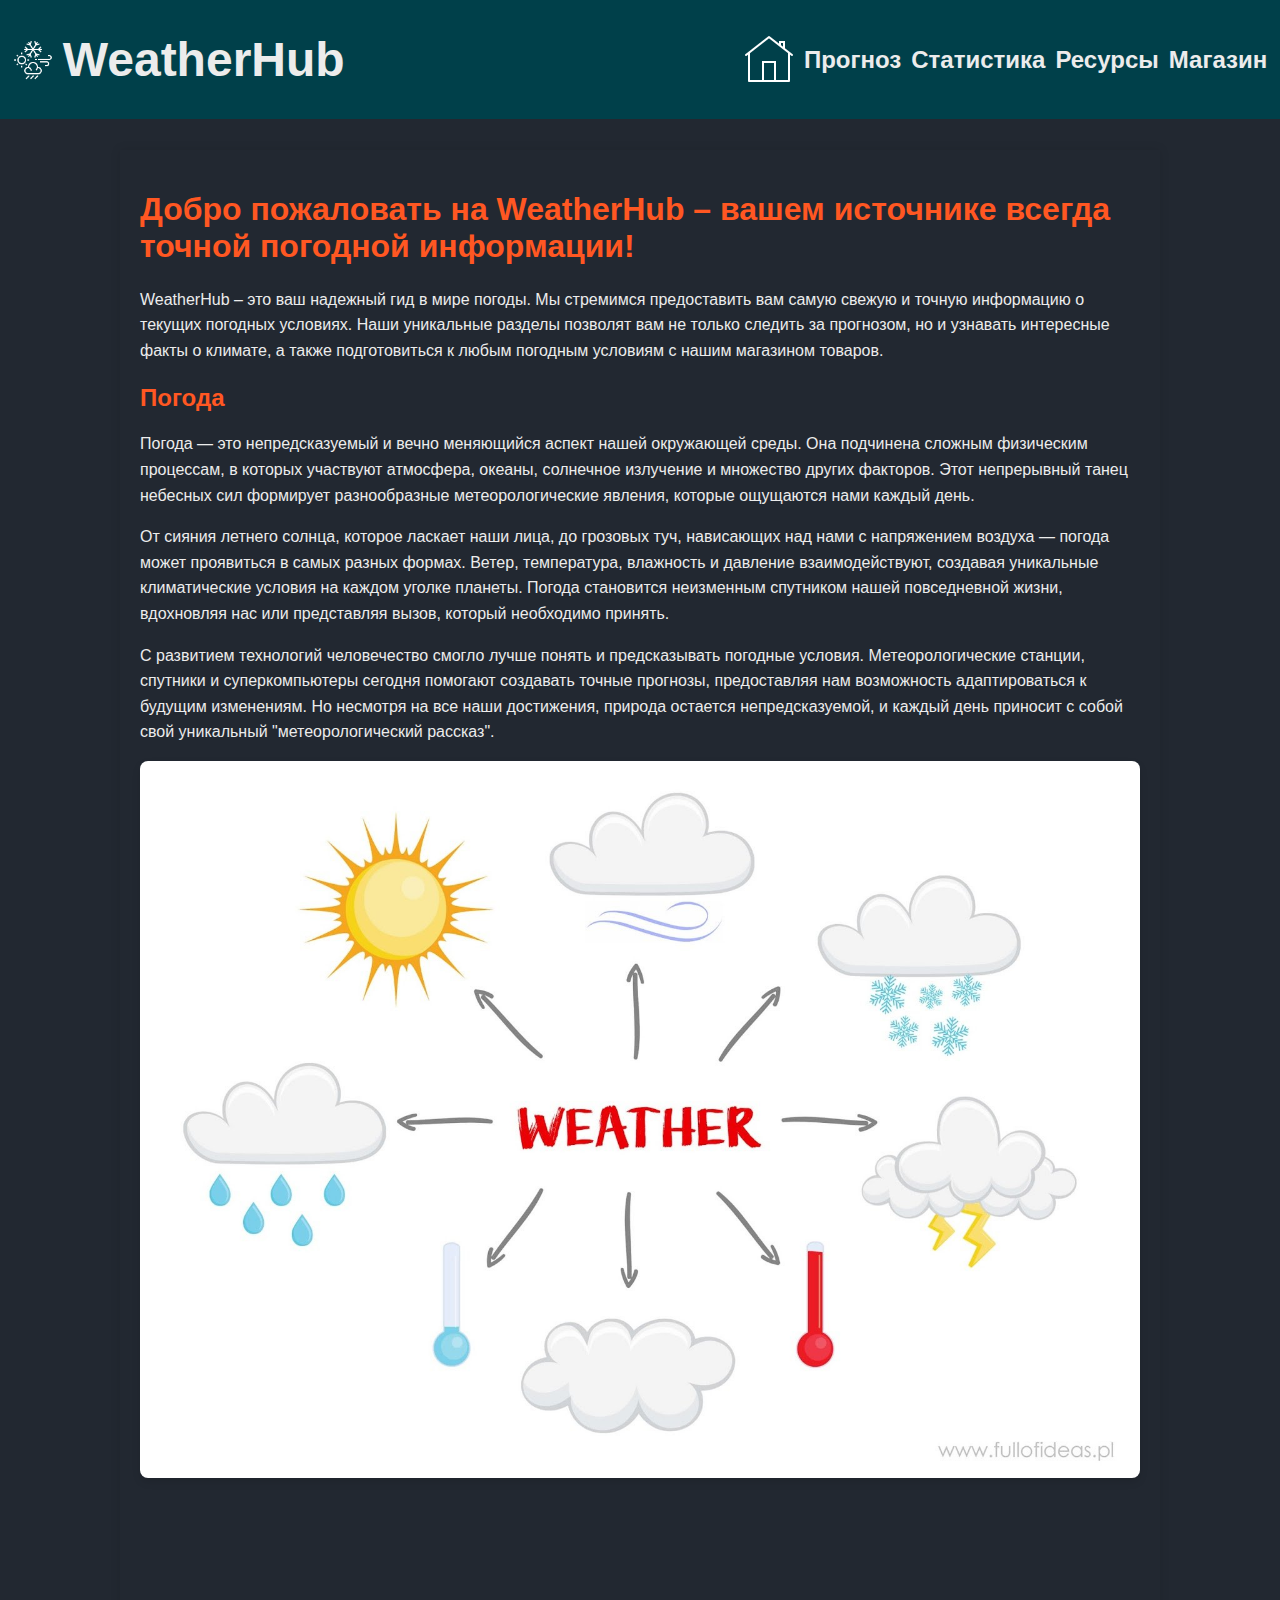
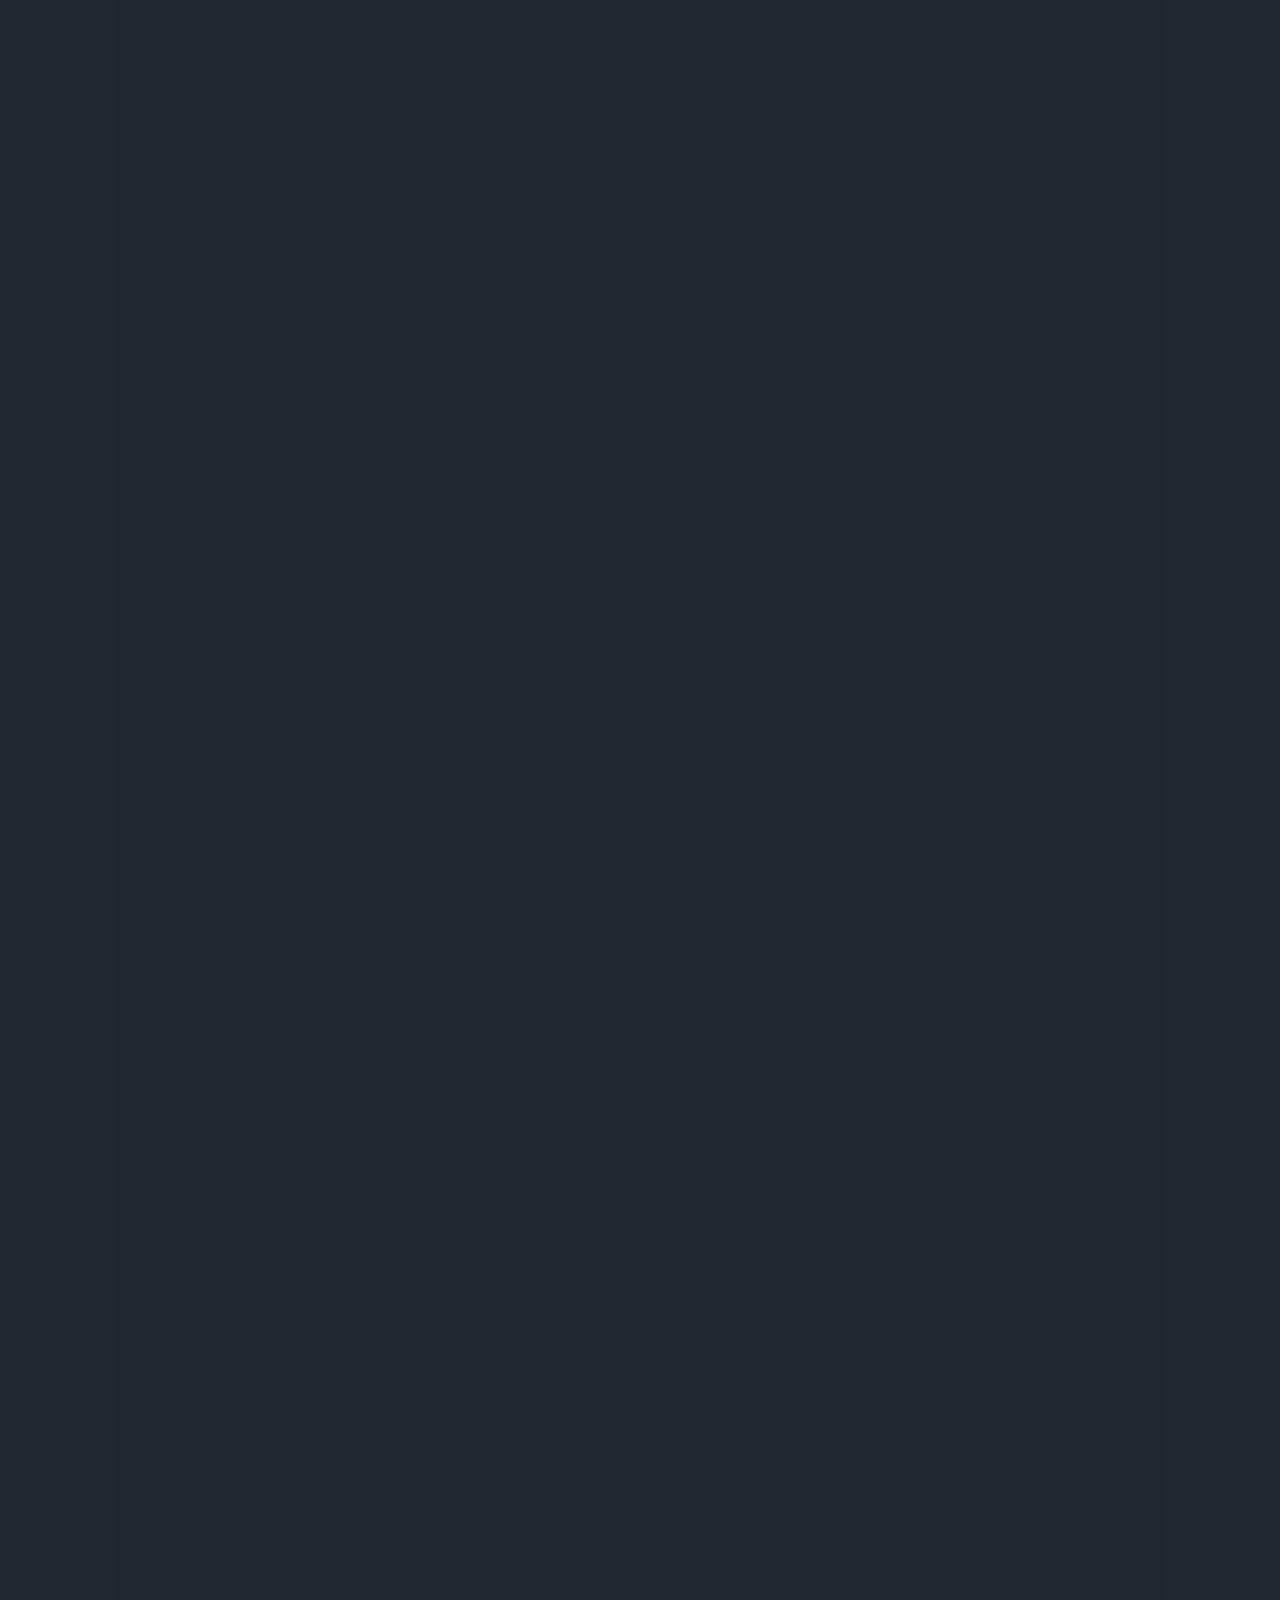
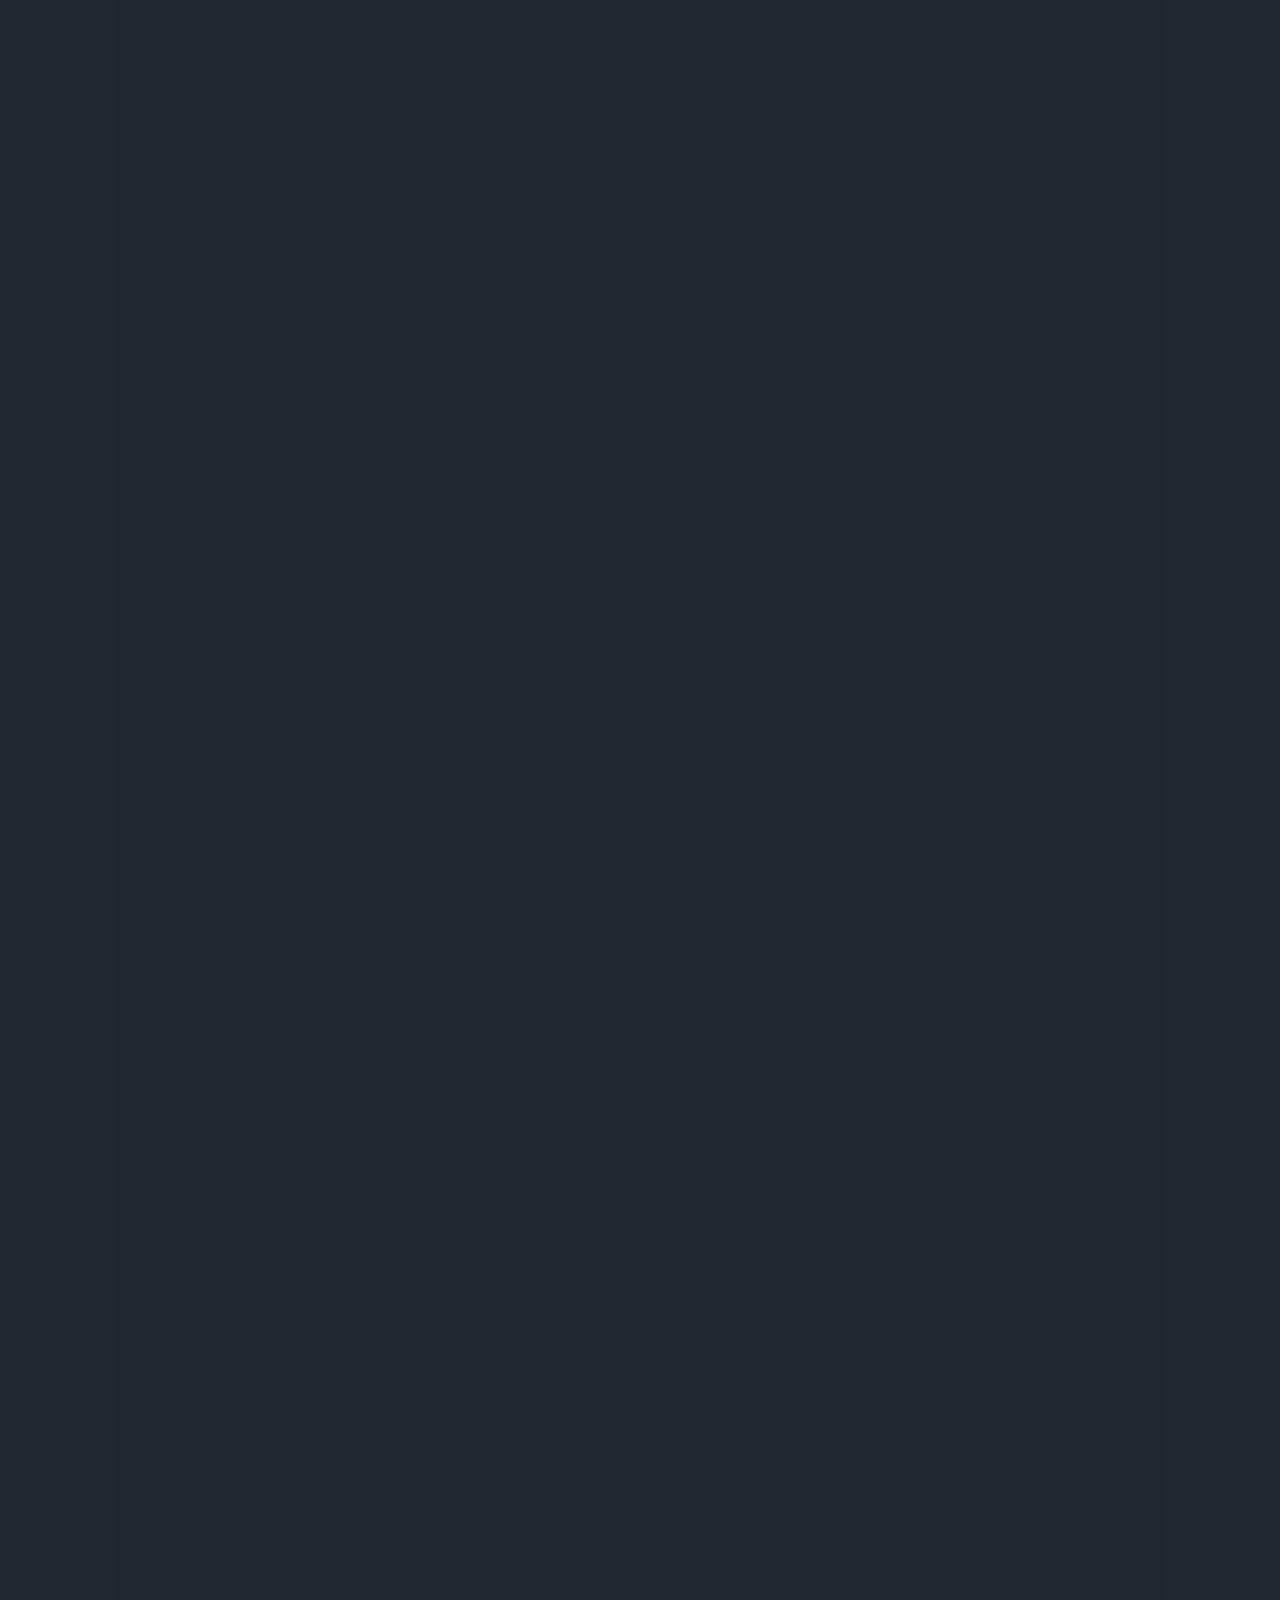
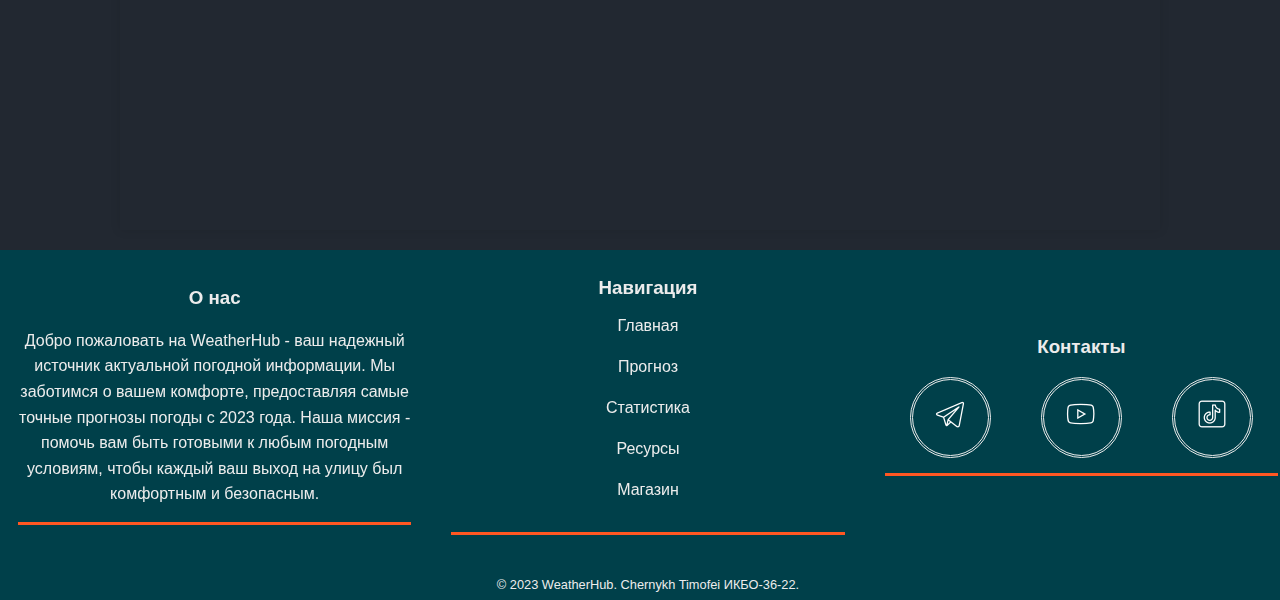
<file: index.html>
<!DOCTYPE html>
<html lang="en">

<head>
    <meta charset="UTF-8">
    <meta name="viewport" content="width=device-width, initial-scale=1.0">
    <title>WeatherHub - ваш источник погоды</title>
    <link rel="icon" href="images/menu icons/logo-white.png" sizes="any">
    <link rel="stylesheet" href="styles/global.css">
    <link rel="stylesheet" href="styles/header.css">
    <link rel="stylesheet" href="styles/main.css">
    <link rel="stylesheet" href="styles/footer.css">
    <link rel="stylesheet" href="styles/form.css">
</head>

<body>
    <header>
        <div class="logo">
            <img src="images/menu icons/logo-white.png" alt="Логотип">
            <h1>WeatherHub</h1>
        </div>
        <nav class="pc-menu">
            <a href="index.html" class="nav-link" data-image="home">
                <img class="nav-icon" src="images/menu icons/home.png" alt="Главная">
            </a>
            <a href="weather.html">Прогноз</a>
            <a href="stats.html">Статистика</a>
            <a href="resourses.html">Ресурсы</a>
            <a href="shop.html">Магазин</a>
        </nav>
        <div class="mobile-menu">
            <input type="checkbox" id="menu-toggle" class="menu-toggle">
            <label for="menu-toggle" class="burger-icon"><span></span></label>
            <div class="menu-items">
                <a href="index.html" class="nav-link" data-image="home">
                    <img class="nav-icon" src="images/menu icons/home.png" alt="Главная">
                </a>
                <p><a href="weather.html" class="head-a">Прогноз</a></p>
                <p><a href="stats.html" class="head-a">Статистика</a></p>
                <p><a href="resourses.html" class="head-a">Ресурсы</a></p>
                <p><a href="shop.html" class="head-a">Магазин</a></p>
            </div>
        </div>
    </header>
    <script src="script.js"></script>
    

    <main id="main">
        <section>
            <h1 id="welcomeText">Добро пожаловать на WeatherHub – вашем источнике всегда точной погодной информации!</h1>
            <p>
                WeatherHub – это ваш надежный гид в мире погоды. Мы стремимся предоставить вам самую свежую и точную
                информацию о текущих погодных условиях. Наши уникальные разделы позволят вам не только следить за
                прогнозом, но и узнавать интересные факты о климате, а также подготовиться к любым погодным условиям
                с нашим магазином товаров.
            </p>
        </section>
        
        <section class="weather-section" id="head-scroll">
            <div class="weather-info">
                <h2>Погода</h2>
                <p>
                    Погода — это непредсказуемый и вечно меняющийся аспект нашей окружающей среды. Она подчинена сложным физическим процессам, в которых участвуют атмосфера, океаны, солнечное излучение и множество других факторов. Этот непрерывный танец небесных сил формирует разнообразные метеорологические явления, которые ощущаются нами каждый день.
                </p>
                <p>
                    От сияния летнего солнца, которое ласкает наши лица, до грозовых туч, нависающих над нами с напряжением воздуха — погода может проявиться в самых разных формах. Ветер, температура, влажность и давление взаимодействуют, создавая уникальные климатические условия на каждом уголке планеты. Погода становится неизменным спутником нашей повседневной жизни, вдохновляя нас или представляя вызов, который необходимо принять.
                </p>
                <p>
                    С развитием технологий человечество смогло лучше понять и предсказывать погодные условия. Метеорологические станции, спутники и суперкомпьютеры сегодня помогают создавать точные прогнозы, предоставляя нам возможность адаптироваться к будущим изменениям. Но несмотря на все наши достижения, природа остается непредсказуемой, и каждый день приносит с собой свой уникальный "метеорологический рассказ".
                </p>
            </div>
            <div class="weather-image">
                <img src="images/index-image.jpeg" alt="Погода">
            </div>
        </section>

        <section class="weather-section" id="head-scroll">
            <h2>Важность погоды</h2>
            <div class="weather-info">
                <p>
                    Погода играет важнейшую роль в жизни нашей планеты, оказывая глубокое воздействие на природные и экологические процессы. Ее влияние простирается от формирования ландшафтов до регулирования водных ресурсов, и, конечно, на жизнь миллиардов людей по всему миру.
                </p>
                <p>
                    Погода непосредственно влияет на формирование сезонов, определяя температурные условия, количество осадков и продолжительность дней. Эти факторы, в свою очередь, оказывают воздействие на рост и развитие растительности. Урожайности сельскохозяйственных культур, состояние лесных массивов и общий биоразнообразие зависят от того, насколько благоприятными являются условия погоды.
                </p>
                <p>
                    Погода также играет критическую роль в повседневной жизни людей, влияя на их здоровье, поведение и выборы в сфере экономики. Экстремальные погодные условия, такие как ураганы, засухи и наводнения, могут представлять угрозу для безопасности и благосостояния общества. Это подчеркивает необходимость более глубокого понимания и эффективного управления погодными явлениями для обеспечения устойчивого развития и безопасности человека.
                </p>
            </div>
            <div class="weather-image">
                <img src="images/index-image2.png" alt="Погода">
            </div>
        </section>
    
        <section id="head-scroll">
            <h2>Регистрация</h2>

            <p class="call-to-action">
                Не упустите шанс быть в курсе погоды! Переходите к прогнозу или изучите увлекательные статьи прямо
                сейчас. Подписывайтесь на наши уведомления, чтобы всегда быть в курсе изменений!
            </p>

            <div class="form-section">
                <div class="color"></div>
                <div class="color"></div>
                <div class="color"></div>
                <div class="boxx">
                    <div class="square" style="--i:0;"></div>
                    <div class="square" style="--i:1;"></div>
                    <div class="square" style="--i:2;"></div>
                    <div class="square" style="--i:3;"></div>
                    <div class="square" style="--i:4;"></div>
                    <div class="form-container">
                        <div class="form">
                            <h2>Регистрация</h2>
                            <form>
                                <div class="input-box">
                                    <input type="text" placeholder="Имя">
                                </div>
                                <div class="input-box">
                                    <input type="text" placeholder="Телефон">
                                </div>
                                <div class="input-box">
                                    <input type="text" placeholder="Почта">
                                </div>
                                <div class="input-box">
                                    <input type="password" placeholder="Пароль">
                                </div>
                                <div class="input-box">
                                    <input type="submit" value="Отправить">
                                </div>
                            </form>
                        </div>
                    </div>
                </div>
            </div>
        </section>

        <section id="head-scroll">
            <h2 id="gallery"> Галлерея </h2>
            <div class="gallery">
                <img src="images/gallery/img1.jpeg" class="gallery-img">			
                <img src="images/gallery/img2.jpeg" class="gallery-img">	
                <img src="images/gallery/img3.jpeg" class="gallery-img">	
                <img src="images/gallery/img4.jpeg" class="gallery-img">	
                <img src="images/gallery/img5.jpeg" class="gallery-img">	
                <img src="images/gallery/img6.jpeg" class="gallery-img">	
                <img src="images/gallery/img7.jpeg" class="gallery-img">	
                <img src="images/gallery/img8.jpeg" class="gallery-img">	
            </div>
        </section>
        
        
    </main>

    <footer>
        <div class="footer-item information">
            <h3>О нас</h3>
            <p>Добро пожаловать на WeatherHub - ваш надежный источник актуальной погодной информации. Мы заботимся о вашем комфорте, предоставляя самые точные прогнозы погоды с 2023 года. Наша миссия - помочь вам быть готовыми к любым погодным условиям, чтобы каждый ваш выход на улицу был комфортным и безопасным.</p>
        </div>

        <div class="footer-item navigation">
            <h3>Навигация</h3>
            <a href="index.html">Главная</a><br>
            <a href="weather.html">Прогноз</a><br>
            <a href="stats.html">Статистика</a><br>
            <a href="resourses.html">Ресурсы</a><br>
            <a href="shop.html">Магазин</a><br>
        </div>

        <div class="footer-item contacts">
            <h3>Контакты</h3>
            <div id="social-media">
                <a href="#" class="sm-button tg">
                    <img src="images/sm-icons/tg.png" alt="Telegram">
                </a>
                <a href="#" class="sm-button youtube">
                    <img src="images/sm-icons/yt.png" alt="YouTube">
                </a>
                <a href="#" class="sm-button inst">
                    <img src="images/sm-icons/tt.png" alt="Instagram">
                </a>
            </div>
        </div>
        <div class="copyright">&copy; 2023 WeatherHub. Chernykh Timofei ИКБО-36-22.</div>
    </footer>
    <script src="contentshow.js"></script>
</body>

</html>
</file>
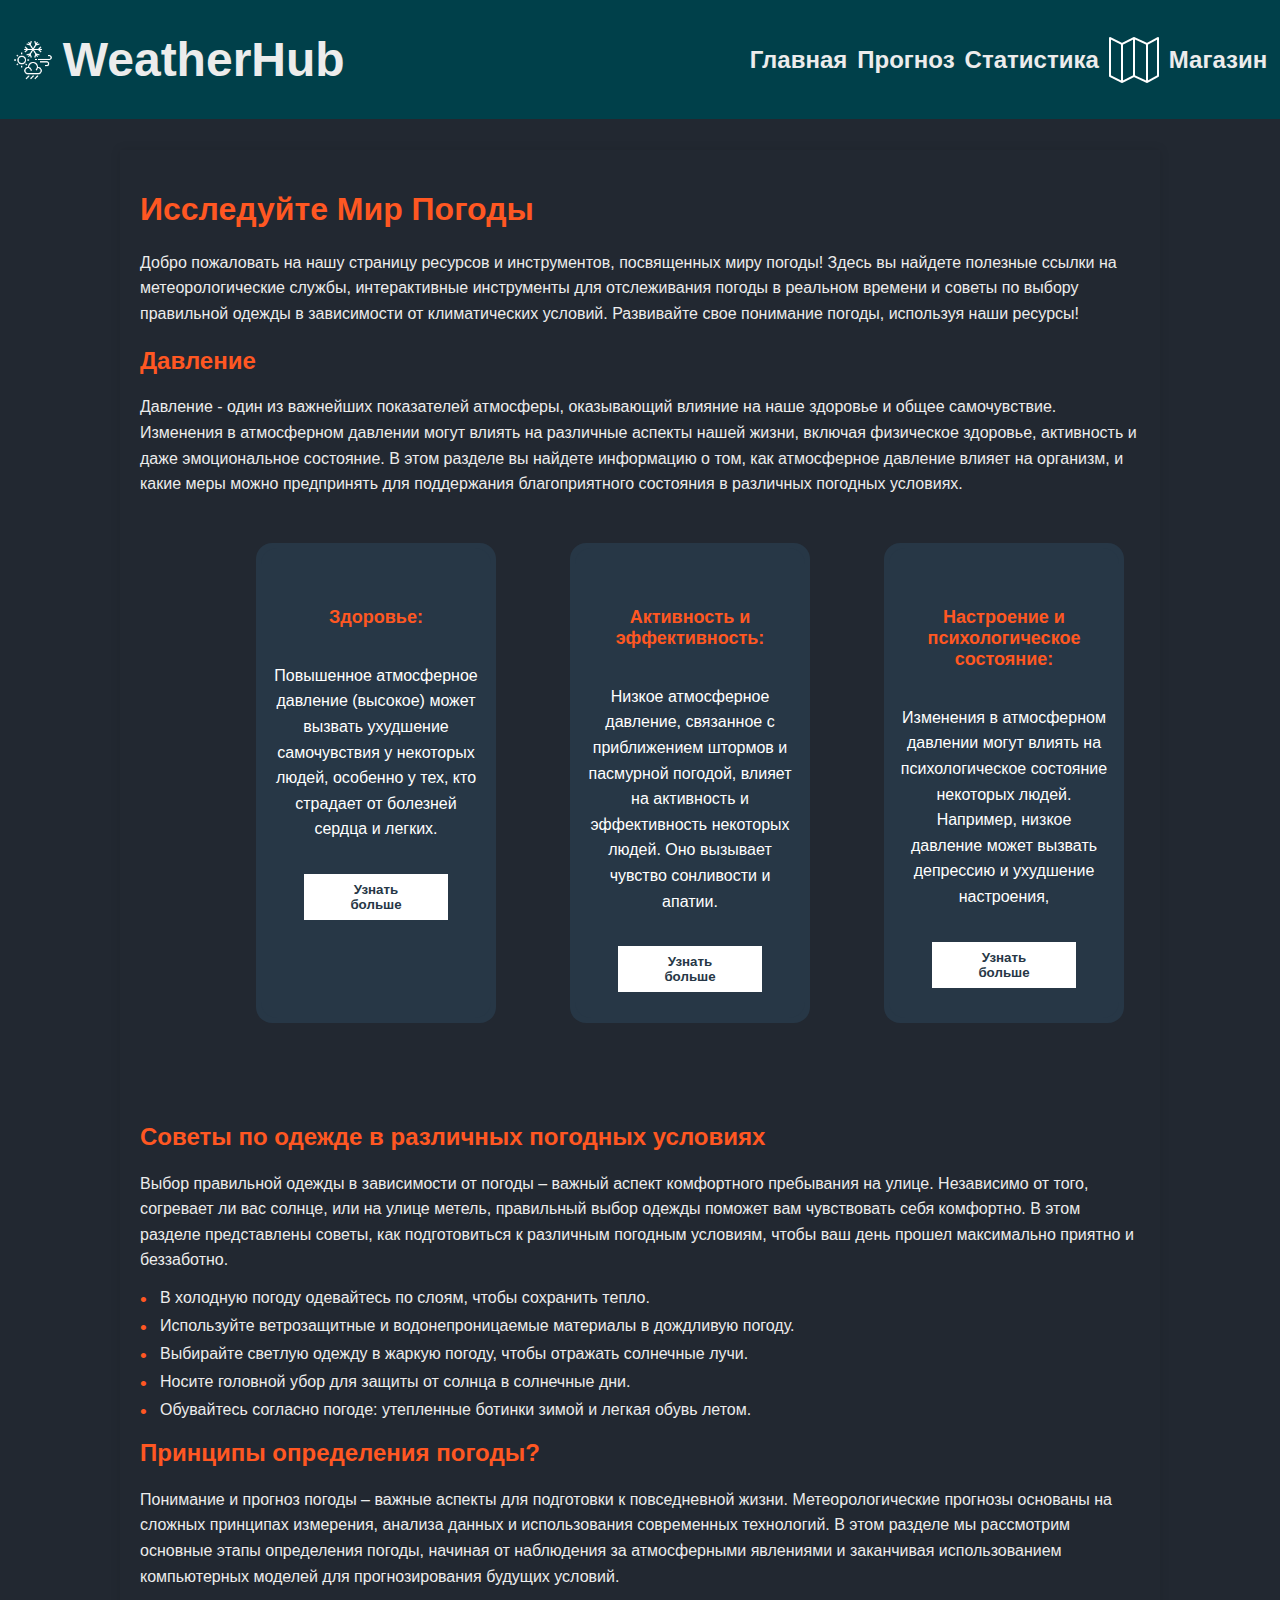
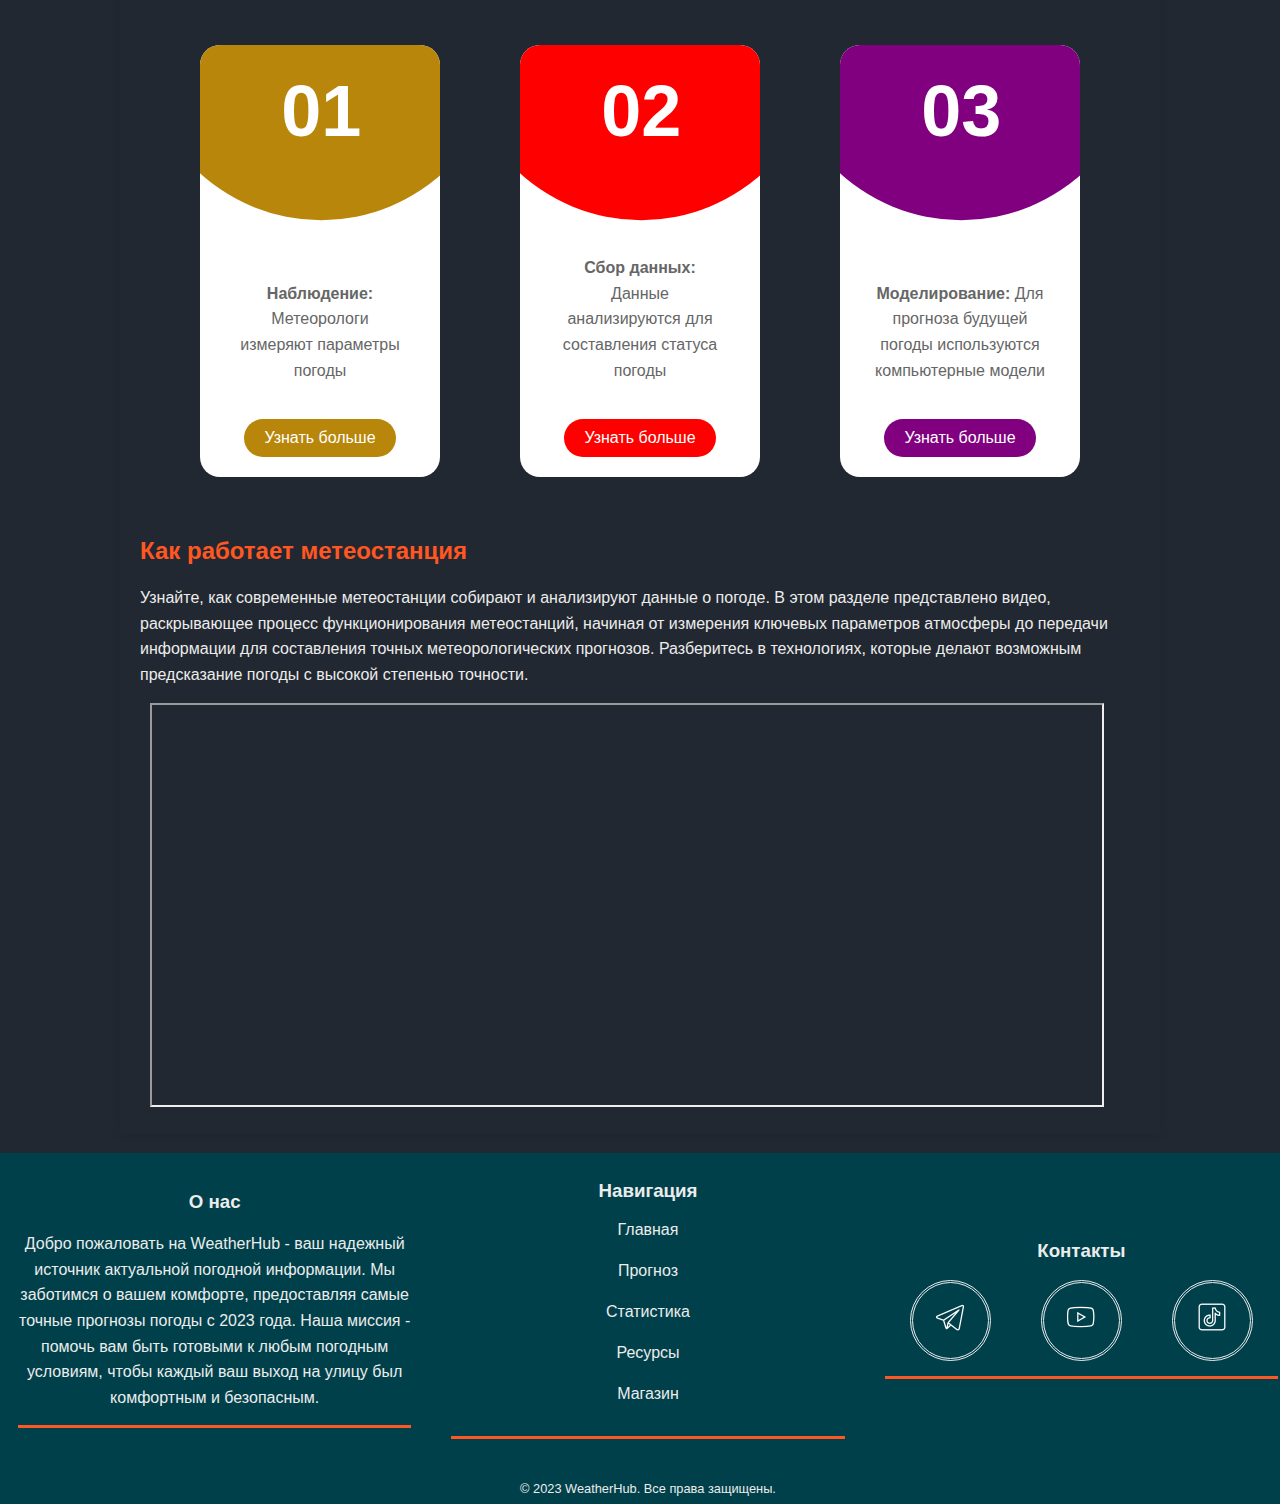
<file: resourses.html>
<!DOCTYPE html>
<html lang="en">

<head>
    <meta charset="UTF-8">
    <meta name="viewport" content="width=device-width, initial-scale=1.0">
    <title>WeatherHub - ваш источник погоды</title>
    <link rel="icon" href="images/menu icons/logo-white.png" sizes="any">
    <link rel="stylesheet" href="styles/global.css">
    <link rel="stylesheet" href="styles/header.css">
    <link rel="stylesheet" href="styles/main.css">
    <link rel="stylesheet" href="styles/footer.css">
    <link rel="stylesheet" href="styles/form.css">
    <link rel="stylesheet" href="styles/animations.css">
    <link rel="stylesheet" href="styles/color-cards.css">
    <link rel="stylesheet" href="styles/ray-cards.css">
</head>

<body>
    <header>
        <div class="logo">
            <img src="images/menu icons/logo-white.png" alt="Логотип">
            <h1>WeatherHub</h1>
        </div>
        <nav class="pc-menu">
            <a href="index.html">Главная</a>
            <a href="weather.html">Прогноз</a>
            <a href="stats.html">Статистика</a>
            <a href="resourses.html" class="nav-link" data-image="map">
                <img class="nav-icon" src="images/menu icons/map.png" alt="Ресурсы">
            </a>
            <a href="shop.html">Магазин</a>
        </nav>
        <div class="mobile-menu">
            <input type="checkbox" id="menu-toggle" class="menu-toggle">
            <label for="menu-toggle" class="burger-icon"><span></span></label>
            <div class="menu-items">
                <p><a href="index.html" class="head-a">Главная</a></p>
                <p><a href="weather.html" class="head-a">Прогноз</a></p>
                <p><a href="stats.html" class="head-a">Статистика</a></p>
                <a href="resourses.html" class="nav-link" data-image="map">
                    <img class="nav-icon" src="images/menu icons/map.png" alt="Ресурсы">
                </a>
                <p><a href="shop.html" class="head-a">Магазин</a></p>
            </div>
        </div>
    </header>
    <main id="main">
        <section>
            <h1>
                Исследуйте Мир Погоды
            </h1>
            <p>
                Добро пожаловать на нашу страницу ресурсов и инструментов, посвященных миру погоды! Здесь вы найдете полезные ссылки на метеорологические службы, интерактивные инструменты для отслеживания погоды в реальном времени и советы по выбору правильной одежды в зависимости от климатических условий. Развивайте свое понимание погоды, используя наши ресурсы!
            </p>
        </section>
        <section>
            <h2>Давление</h2>
            <p>
                Давление - один из важнейших показателей атмосферы, оказывающий влияние на наше здоровье и общее самочувствие. Изменения в атмосферном давлении могут влиять на различные аспекты нашей жизни, включая физическое здоровье, активность и даже эмоциональное состояние. В этом разделе вы найдете информацию о том, как атмосферное давление влияет на организм, и какие меры можно предпринять для поддержания благоприятного состояния в различных погодных условиях.
            </p>
            <div id="ray-cards">
              <div class="ray-card">
                <h2>Здоровье:</h2>
                <h1>01</h1>
                <p class="original-text">
                  Повышенное атмосферное давление (высокое) может вызвать ухудшение самочувствия у некоторых людей, 
                  особенно у тех, кто страдает от болезней сердца и легких.
                </p>
                <button>Узнать больше</button>
              </div>
      
              <div class="ray-card">
                <h2>Активность и эффективность:</h2>
                <h1>02</h1>
                <p class="original-text">
                  Низкое атмосферное давление, связанное с приближением штормов и пасмурной 
                  погодой, влияет на активность и эффективность некоторых людей. Оно вызывает чувство сонливости и апатии.
                </p>
                <button>Узнать больше</button>
              </div>
      
              <div class="ray-card">
                <h2>Настроение и психологическое состояние:</h2>
                <h1>03</h1>
                <p class="original-text">
                  Изменения в атмосферном давлении могут влиять на психологическое состояние некоторых людей. 
                  Например, низкое давление может вызвать депрессию и ухудшение настроения,
                </p>
                <button>Узнать больше</button>
              </div>
            </div>
        </section>
        <section>
            <h2>Советы по одежде в различных погодных условиях</h2>
            <p>
                Выбор правильной одежды в зависимости от погоды – важный аспект комфортного пребывания на улице. Независимо от того, согревает ли вас солнце, или на улице метель, правильный выбор одежды поможет вам чувствовать себя комфортно. В этом разделе представлены советы, как подготовиться к различным погодным условиям, чтобы ваш день прошел максимально приятно и беззаботно.
            </p>
            <ul class="tips-list">
                <li>В холодную погоду одевайтесь по слоям, чтобы сохранить тепло.</li>
                <li>Используйте ветрозащитные и водонепроницаемые материалы в дождливую погоду.</li>
                <li>Выбирайте светлую одежду в жаркую погоду, чтобы отражать солнечные лучи.</li>
                <li>Носите головной убор для защиты от солнца в солнечные дни.</li>
                <li>Обувайтесь согласно погоде: утепленные ботинки зимой и легкая обувь летом.</li>
            </ul>
        </section>
        <section>
            <h2>Принципы определения погоды?</h2>
            <p>
                Понимание и прогноз погоды – важные аспекты для подготовки к повседневной жизни. Метеорологические прогнозы основаны на сложных принципах измерения, анализа данных и использования современных технологий. В этом разделе мы рассмотрим основные этапы определения погоды, начиная от наблюдения за атмосферными явлениями и заканчивая использованием компьютерных моделей для прогнозирования будущих условий.
            </p>
            <div id="color-cards">
                <div class="color-card">
                    <h2 class="color-card-circle">01</h2>
                    <div class="color-card-content">
                        <p class="original-text">
                            <b>Наблюдение: </b> Метеорологи измеряют параметры погоды
                        </p>
                        <button>Узнать больше</button>
                    </div>
                </div>
              <div class="color-card">
                    <h2 class="color-card-circle">02</h2>
                    <div class="color-card-content">
                        <p class="original-text">
                        <b>Сбор данных: </b> Данные анализируются для составления статуса погоды
                        </p>
                        <button>Узнать больше</button>
                    </div>
              </div>
                <div class="color-card">
                    <h2 class="color-card-circle">03</h2>
                    <div class="color-card-content">
                        <p class="original-text">
                        <b>Моделирование:</b> Для прогноза будущей погоды используются компьютерные модели
                        </p>
                        <button>Узнать больше</button>
                    </div>
                </div>
            </div>
        </section>
      
        <section >
            <h2>Как работает метеостанция</h2>
            <p>
                Узнайте, как современные метеостанции собирают и анализируют данные о погоде. В этом разделе представлено видео, раскрывающее процесс функционирования метеостанций, начиная от измерения ключевых параметров атмосферы до передачи информации для составления точных метеорологических прогнозов. Разберитесь в технологиях, которые делают возможным предсказание погоды с высокой степенью точности.
            </p>
            <div class="video">
                <div class="video-video">
                <iframe src="https://www.youtube.com/embed/6OAtXdd1cQ0?si=MsEWA4PDanLYBpuN"></iframe>
                </div>
                <div class="video-sign">
                    <b>Видео</b>
                    <p>Это видео о том, как прогнозируют погоду</p>
                </div>
            </div> 
        </section>
    </main>

    <footer>
        <div class="footer-item information">
            <h3>О нас</h3>
            <p>Добро пожаловать на WeatherHub - ваш надежный источник актуальной погодной информации. Мы заботимся о вашем комфорте, предоставляя самые точные прогнозы погоды с 2023 года. Наша миссия - помочь вам быть готовыми к любым погодным условиям, чтобы каждый ваш выход на улицу был комфортным и безопасным.</p>
        </div>

        <div class="footer-item navigation">
            <h3>Навигация</h3>
            <a href="index.html">Главная</a><br>
            <a href="weather.html">Прогноз</a><br>
            <a href="stats.html">Статистика</a><br>
            <a href="resourses.html">Ресурсы</a><br>
            <a href="shop.html">Магазин</a><br>
        </div>

        <div class="footer-item contacts">
            <h3>Контакты</h3>
            <div id="social-media">
                <a href="#" class="sm-button tg">
                    <img src="images/sm-icons/tg.png" alt="Telegram">
                </a>
                <a href="#" class="sm-button youtube">
                    <img src="images/sm-icons/yt.png" alt="YouTube">
                </a>
                <a href="#" class="sm-button inst">
                    <img src="images/sm-icons/tt.png" alt="Instagram">
                </a>
            </div>
        </div>
        <div class="copyright">&copy; 2023 WeatherHub. Все права защищены.</div>
    </footer>
    <script src="script.js"></script>
</body>

</html>
</file>
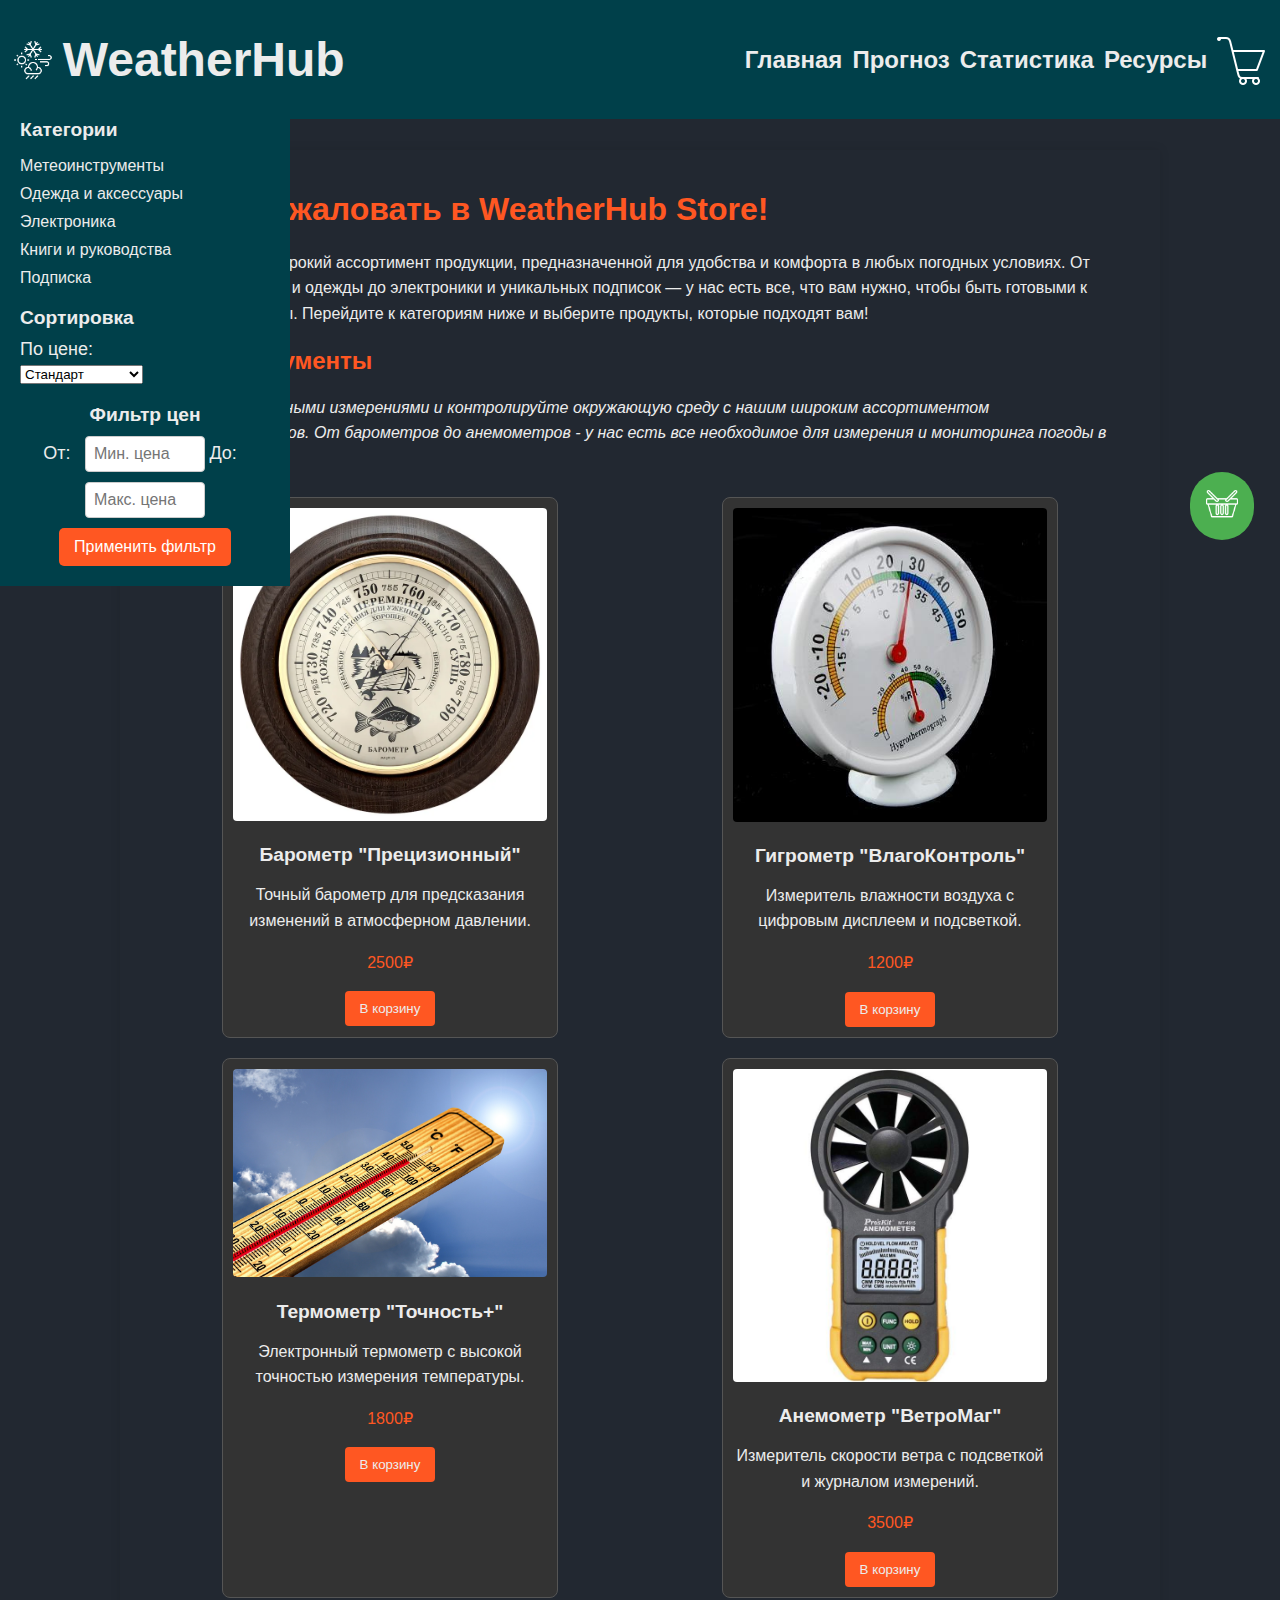
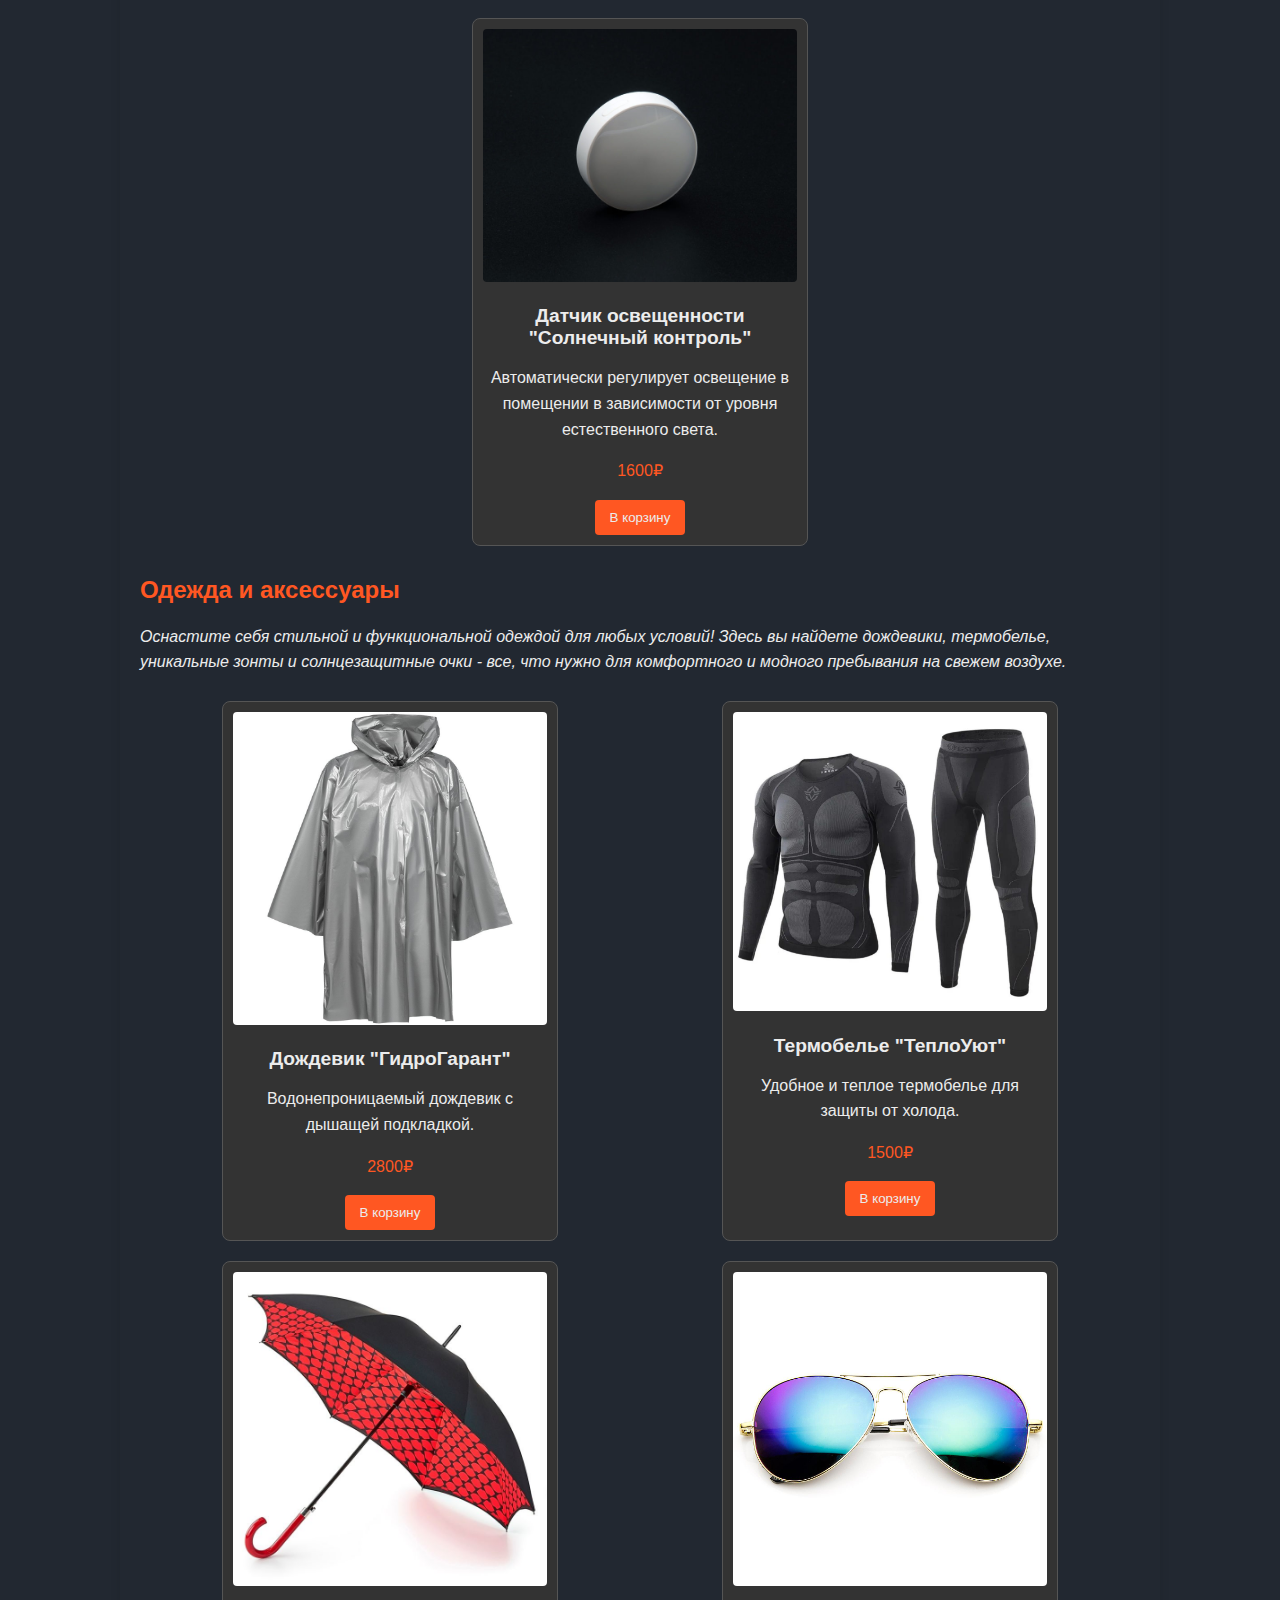
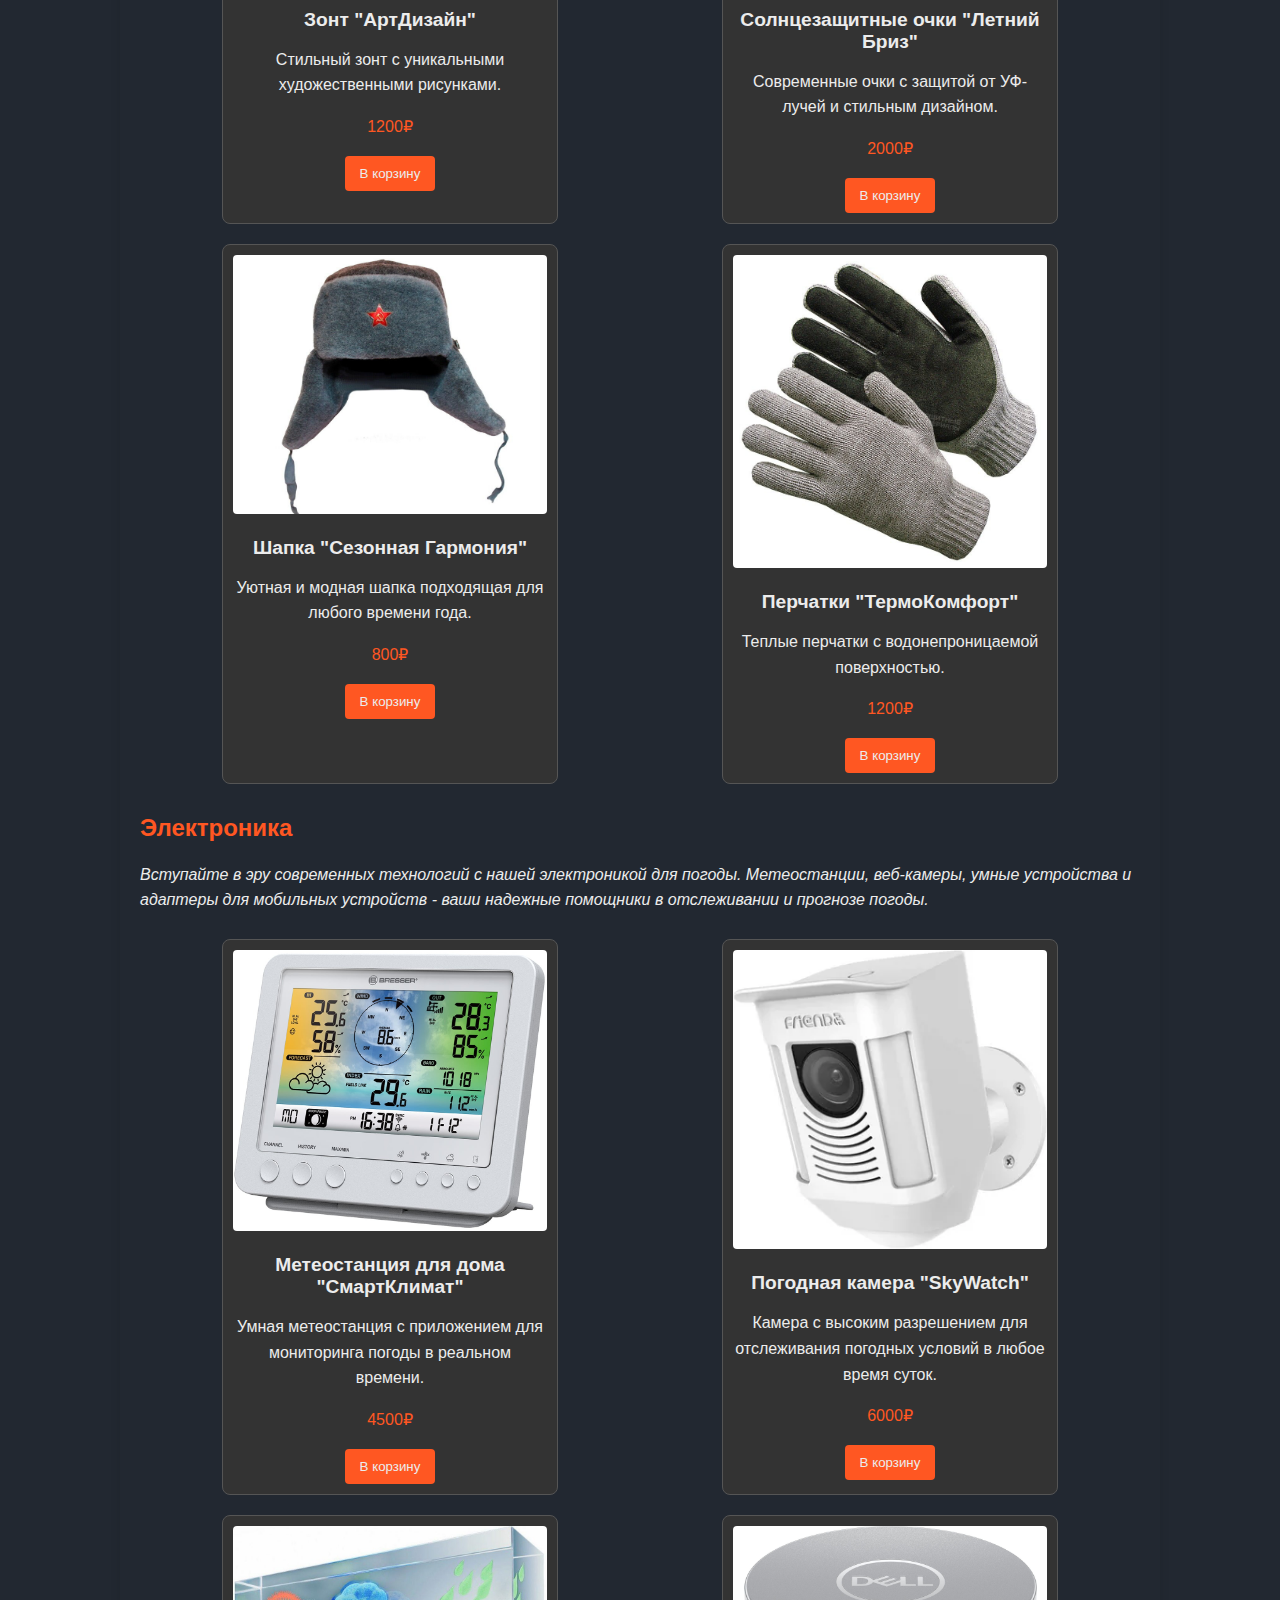
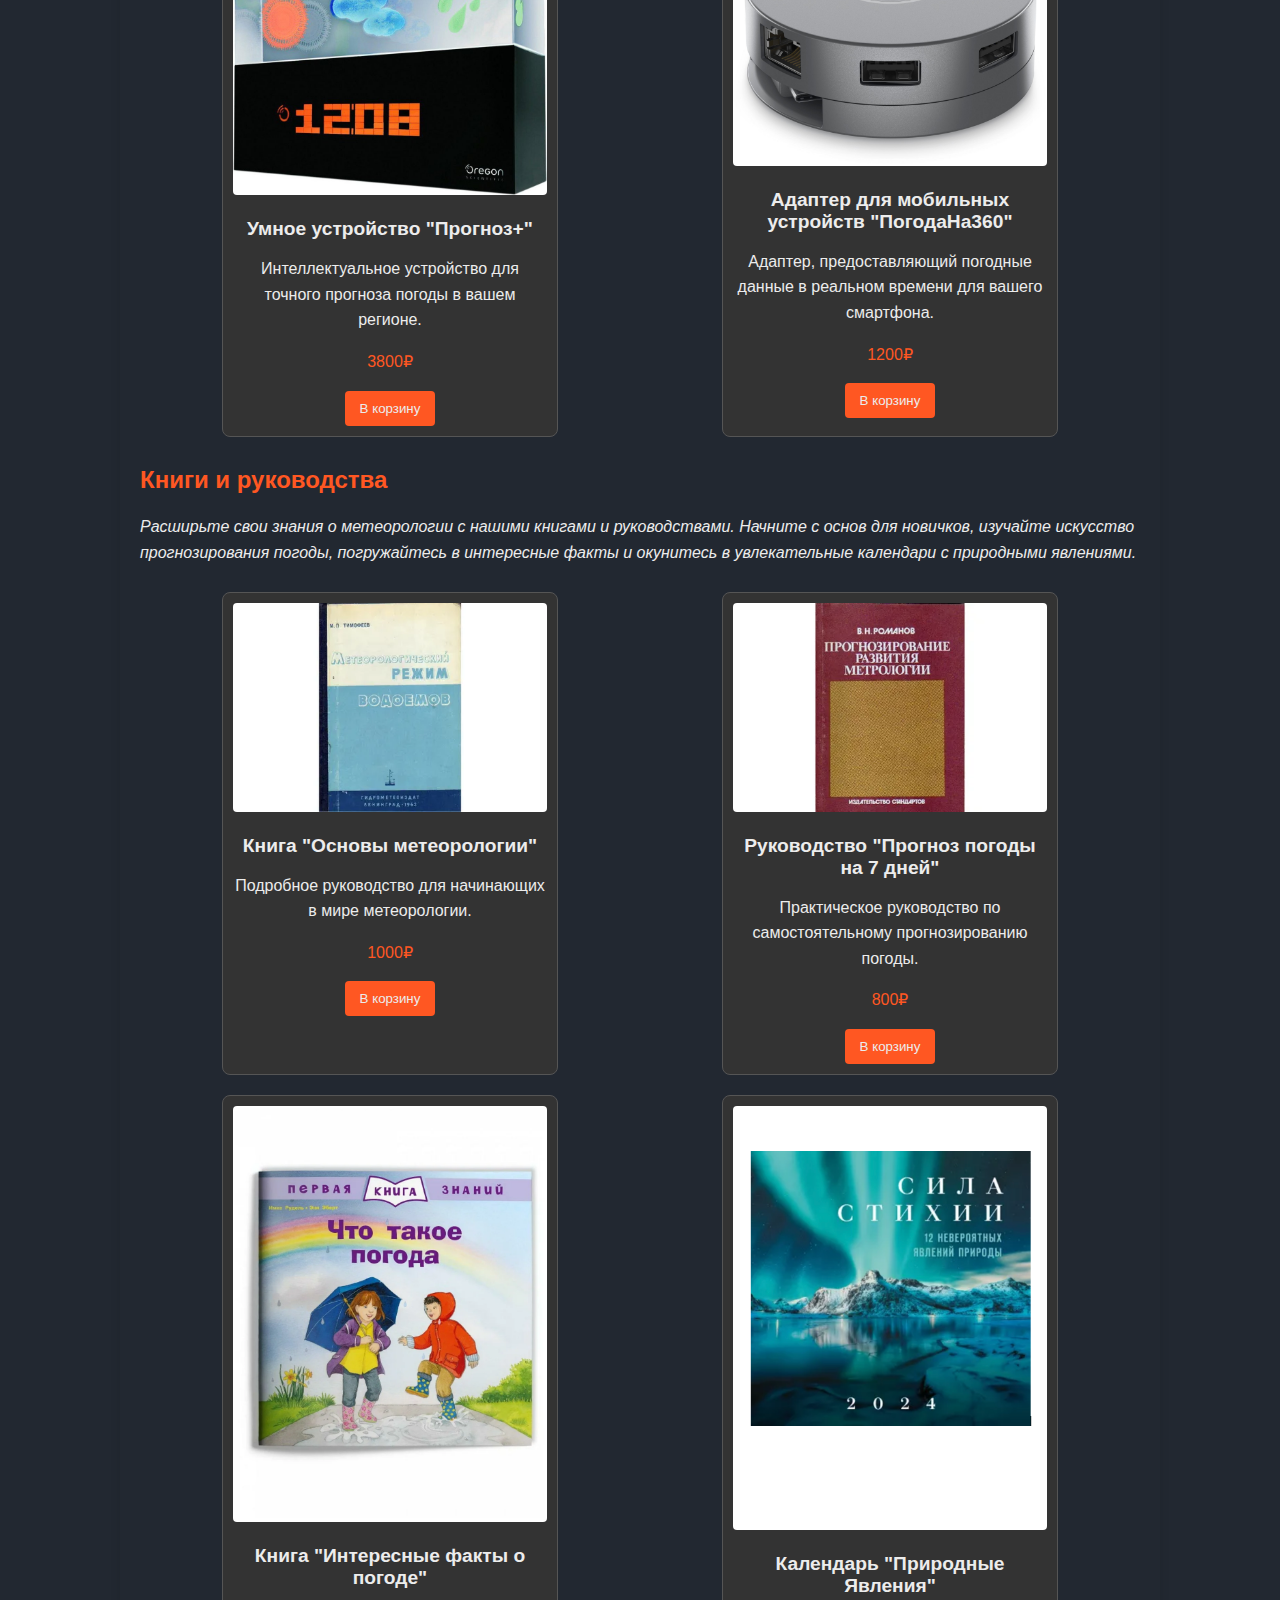
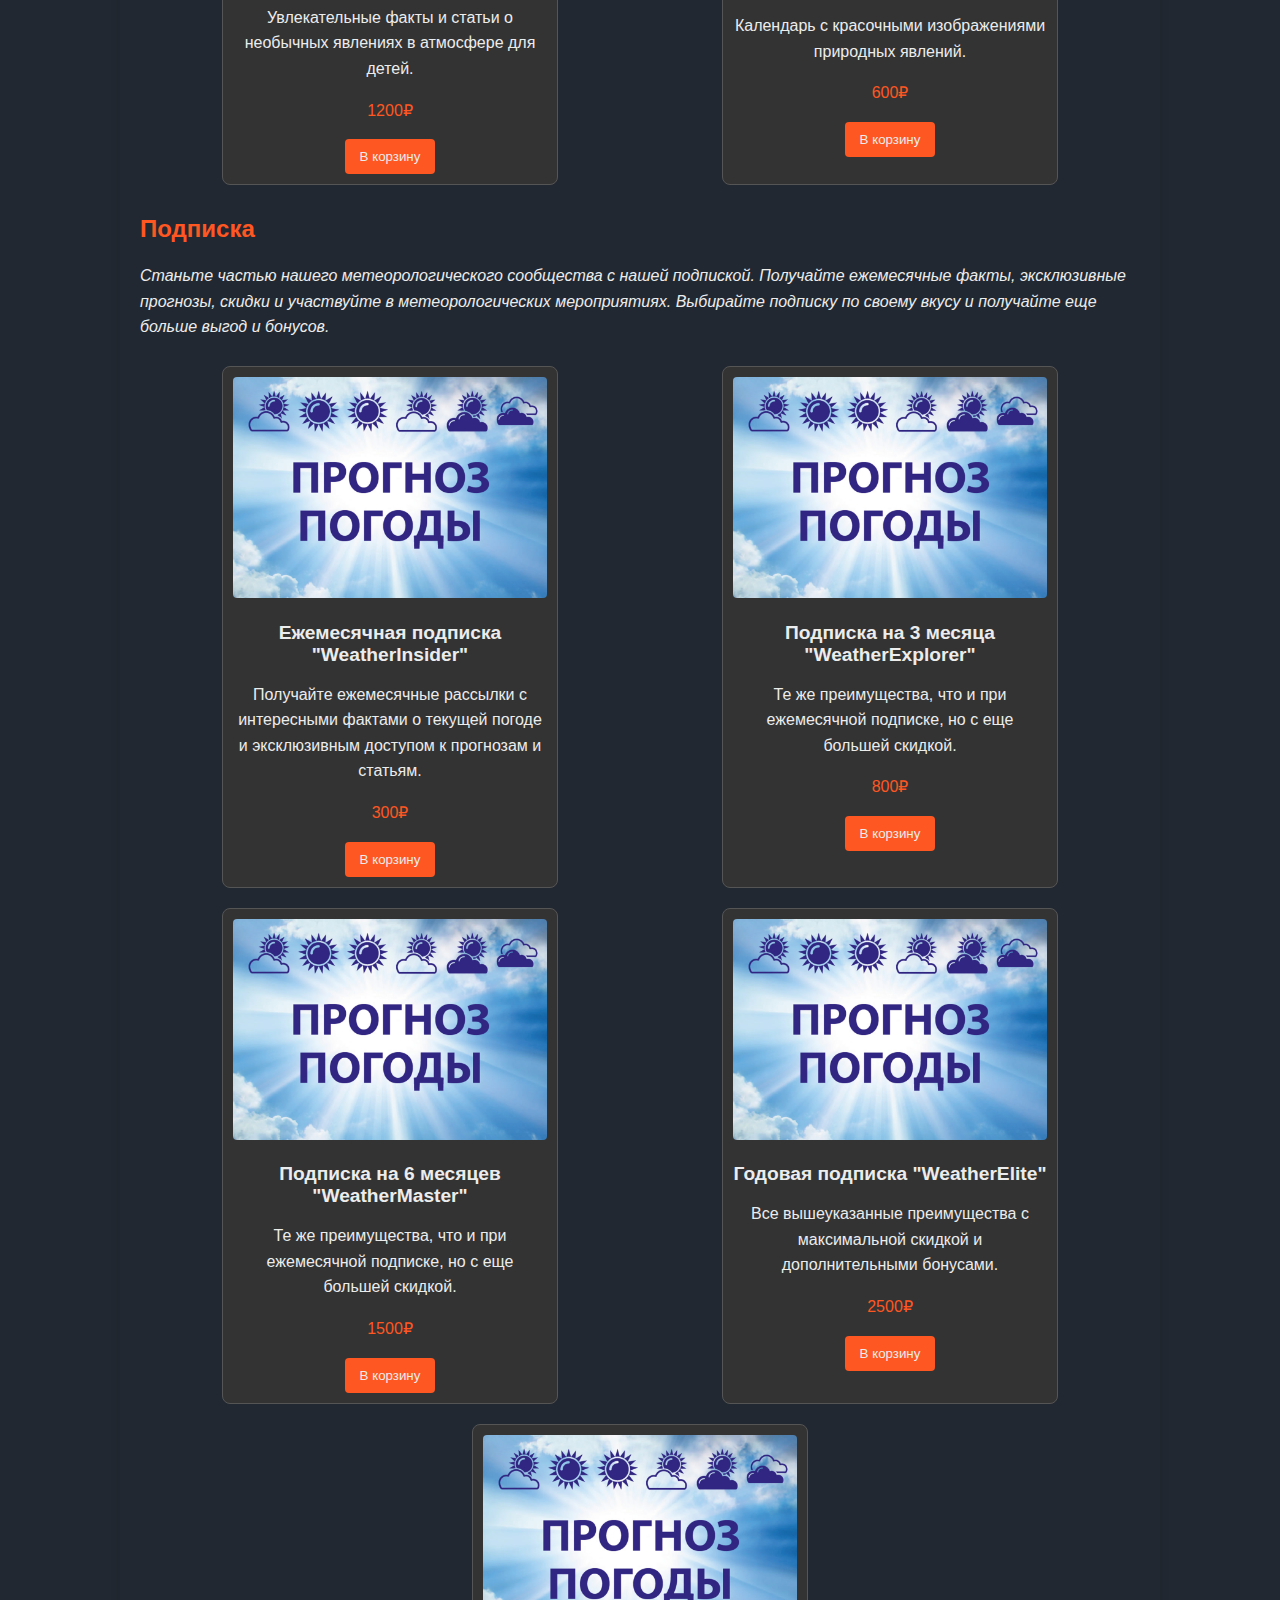
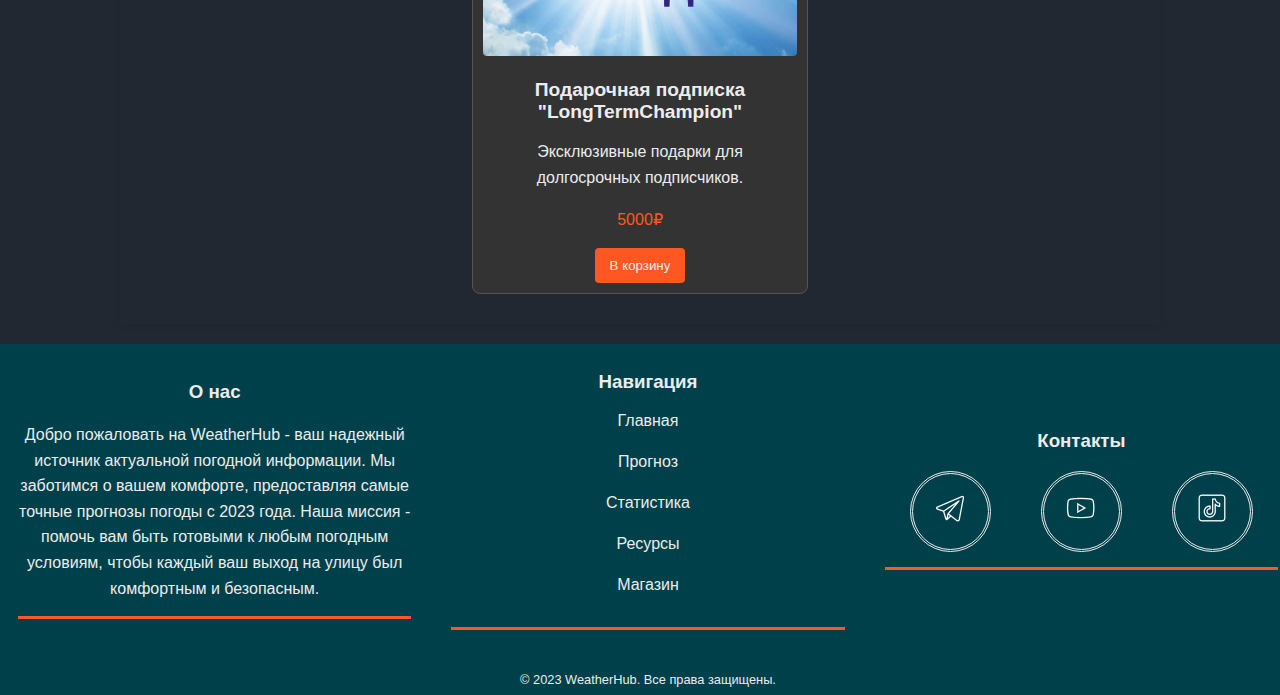
<file: shop.html>
<!DOCTYPE html>
<html lang="en">
<head>
    <meta charset="UTF-8">
    <meta name="viewport" content="width=device-width, initial-scale=1.0">
    <title>Магазин - WeatherHub</title>
    <link rel="icon" href="images/menu icons/logo-white.png" sizes="any">
    <link rel="stylesheet" href="styles/global.css">
    <link rel="stylesheet" href="styles/header.css">
    <link rel="stylesheet" href="styles/footer.css">
    <link rel="stylesheet" href="styles/shop.css"> 
    <link rel="stylesheet" href="styles/main.css">
    <link rel="stylesheet" href="styles/sidebar.css">
    <link rel="stylesheet" href="styles/cart.css">
</head>
<body>
    <header>
        <div class="logo">
            <img src="images/menu icons/logo-white.png" alt="Логотип">
            <h1>WeatherHub</h1>
        </div>
        <nav class="pc-menu">
            <a href="index.html">Главная</a>
            <a href="weather.html">Прогноз</a>
            <a href="stats.html">Статистика</a>
            <a href="resourses.html">Ресурсы</a>
            <a href="shop.html" class="nav-link" data-image="shop">
                <img class="nav-icon" src="images/menu icons/shop.png" alt="Магазин">
            </a>
        </nav>
        <div class="mobile-menu">
            <input type="checkbox" id="menu-toggle" class="menu-toggle">
            <label for="menu-toggle" class="burger-icon"><span></span></label>
            <div class="menu-items">
                <p><a href="index.html" class="head-a">Главная</a></p>
                <p><a href="weather.html" class="head-a">Прогноз</a></p>
                <p><a href="stats.html" class="head-a">Статистика</a></p>
                <p><a href="resourses.html" class="head-a">Ресурсы</a></p>
                <a href="shop.html" class="nav-link" data-image="shop">
                    <img class="nav-icon" src="images/menu icons/shop.png" alt="Магазин">
                </a>
            </div>
        </div>
    </header>

    <aside class="sidebar">
        <div class="category-menu">
            <h3 class="menu-title">Категории</h3>
            <ul>
                <li><a href="#meteo">Метеоинструменты</a></li>
                <li><a href="#clothing">Одежда и аксессуары</a></li>
                <li><a href="#electronics">Электроника</a></li>
                <li><a href="#books">Книги и руководства</a></li>
                <li><a href="#subscription">Подписка</a></li>
            </ul>
        </div>
    
        <div class="sorting-section">
            <h3 class="menu-title">Сортировка</h3>
            <label for="sorting">По цене:</label>
            <select id="sorting">
                <option value="standard">Стандарт</option>
                <option value="ascending">По возрастанию</option>
                <option value="descending">По убыванию</option>
            </select>
        </div>
    
        <div class="price-filter-section">
            <h3 class="menu-title">Фильтр цен</h3>
            <label for="min-price">От:</label>
            <input type="text" id="min-price" placeholder="Мин. цена">
            
            <label for="max-price">До:</label>
            <input type="text" id="max-price" placeholder="Макс. цена">  
            <button id="filter-button">Применить фильтр</button>          
        </div>
        
          
    </aside>

    <main>


        <h1 class="shop-title">Добро пожаловать в WeatherHub Store!</h1>
        <p class="shop-intro">Исследуйте наш широкий ассортимент продукции, предназначенной для удобства и комфорта в любых погодных условиях. От метеоинструментов и одежды до электроники и уникальных подписок — у нас есть все, что вам нужно, чтобы быть готовыми к переменам природы. Перейдите к категориям ниже и выберите продукты, которые подходят вам!</p>
        
        <!-- Метеоинструменты -->
        <div class="category-container">
            <h2 class="category-title" id="meteo">Метеоинструменты</h2>
            <p><i>Обзаведитесь точными измерениями и контролируйте окружающую среду с нашим широким ассортиментом метеоинструментов. От барометров до анемометров - у нас есть все необходимое для измерения и мониторинга погоды в вашем регионе.</i></p>
            <div class="product-container">
                <!-- Барометр "Прецизионный" -->
                <div class="product-item" id="barometer">
                    <img src="images/products/barometer.webp" alt="Барометр">
                    <div class="product-info">
                        <h3 class="product-title">Барометр "Прецизионный"</h3>
                        <p class="product-description">Точный барометр для предсказания изменений в атмосферном давлении.</p>
                        <p class="product-price">2500₽</p>
                        <button class="cart-button" onclick="addItem('Барометр &quot;Прецизионный&quot;', 2500, 'images/products/barometer.webp')">В корзину</button>
                    </div>
                </div>
        
                <!-- Гигрометр "ВлагоКонтроль" -->
                <div class="product-item" id="hygrometer">
                    <img src="images/products/hygrometer.jpeg" alt="Гигрометр">
                    <div class="product-info">
                        <h3 class="product-title">Гигрометр "ВлагоКонтроль"</h3>
                        <p class="product-description">Измеритель влажности воздуха с цифровым дисплеем и подсветкой.</p>
                        <p class="product-price">1200₽</p>
                        <button class="cart-button" onclick="addItem('Гигрометр &quot;ВлагоКонтроль&quot;', 1200, 'images/products/hygrometer.jpeg')">В корзину</button>
                    </div>
                </div>
        
                <!-- Термометр "Точность+" -->
                <div class="product-item" id="thermometer">
                    <img src="images/products/thermometer.jpeg" alt="Термометр">
                    <div class="product-info">
                        <h3 class="product-title">Термометр "Точность+"</h3>
                        <p class="product-description">Электронный термометр с высокой точностью измерения температуры.</p>
                        <p class="product-price">1800₽</p>
                        <button class="cart-button" onclick="addItem('Термометр &quot;Точность+&quot;', 1800, 'images/products/thermometer.jpeg')">В корзину</button>
                    </div>
                </div>
        
                <!-- Анемометр "ВетроМаг" -->
                <div class="product-item" id="anemometer">
                    <img src="images/products/anemometer.jpeg" alt="Анемометр">
                    <div class="product-info" >
                        <h3 class="product-title">Анемометр "ВетроМаг"</h3>
                        <p class="product-description">Измеритель скорости ветра с подсветкой и журналом измерений.</p>
                        <p class="product-price">3500₽</p>
                        <button class="cart-button" onclick="addItem('Анемометр &quot;ВетроМаг&quot;', 3500, 'images/products/anemometer.jpeg')">В корзину</button>
                    </div>
                </div>
        
                <!-- Датчик освещенности "Солнечный контроль" -->
                <div class="product-item" id="light_sensor">
                    <img src="images/products/light_sensor.jpeg" alt="Датчик освещенности">
                    <div class="product-info">
                        <h3 class="product-title">Датчик освещенности "Солнечный контроль"</h3>
                        <p class="product-description">Автоматически регулирует освещение в помещении в зависимости от уровня естественного света.</p>
                        <p class="product-price">1600₽</p>
                        <button class="cart-button" onclick="addItem('Датчик освещенности &quot;Солнечный контроль&quot;', 1600, 'images/products/light_sensor.jpeg')">В корзину</button>
                    </div>
                </div>
            </div>
        </div>
        


        <!-- Одежда и аксессуары -->
        <div class="category-container">
            <h2 class="category-title" id="clothing">Одежда и аксессуары</h2>
            <p><i>Оснастите себя стильной и функциональной одеждой для любых условий! Здесь вы найдете дождевики, термобелье, уникальные зонты и солнцезащитные очки - все, что нужно для комфортного и модного пребывания на свежем воздухе.</i></p>
            <div class="product-container">
                <!-- Дождевик "ГидроГарант" -->
                <div class="product-item" id="raincoat">
                    <img src="images/products/raincoat.jpg" alt="Дождевик">
                    <div class="product-info">
                        <h3 class="product-title">Дождевик "ГидроГарант"</h3>
                        <p class="product-description">Водонепроницаемый дождевик с дышащей подкладкой.</p>
                        <p class="product-price">2800₽</p>
                        <button class="cart-button" onclick="addItem('Дождевик &quot;ГидроГарант&quot;', 2800, 'images/products/raincoat.jpg')">В корзину</button>
                    </div>
                </div>

                <!-- Термобелье "ТеплоУют" -->
                <div class="product-item" id="thermal">
                    <img src="images/products/thermal.jpeg" alt="Термобелье">
                    <div class="product-info">
                        <h3 class="product-title">Термобелье "ТеплоУют"</h3>
                        <p class="product-description">Удобное и теплое термобелье для защиты от холода.</p>
                        <p class="product-price">1500₽</p>
                        <button class="cart-button" onclick="addItem('Термобелье &quot;ТеплоУют&quot;', 1500, 'images/products/thermal.jpeg')">В корзину</button>
                    </div>
                </div>

                <!-- Зонт "АртДизайн" -->
                <div class="product-item" id="umbrella">
                    <img src="images/products/umbrella.jpeg" alt="Зонт">
                    <div class="product-info">
                        <h3 class="product-title">Зонт "АртДизайн"</h3>
                        <p class="product-description">Стильный зонт с уникальными художественными рисунками.</p>
                        <p class="product-price">1200₽</p>
                        <button class="cart-button" onclick="addItem('Зонт &quot;АртДизайн&quot;', 1200, 'images/products/umbrella.jpeg')">В корзину</button>
                    </div>
                </div>

                <!-- Солнцезащитные очки "Летний Бриз" -->
                <div class="product-item" id="sunglasses">
                    <img src="images/products/sunglasses.jpeg" alt="Солнцезащитные очки">
                    <div class="product-info">
                        <h3 class="product-title">Солнцезащитные очки "Летний Бриз"</h3>
                        <p class="product-description">Современные очки с защитой от УФ-лучей и стильным дизайном.</p>
                        <p class="product-price">2000₽</p>
                        <button class="cart-button" onclick="addItem('Солнцезащитные очки &quot;Летний Бриз&quot;', 2000, 'images/products/sunglasses.jpeg')">В корзину</button>
                    </div>
                </div>

                <!-- Шапка "Сезонная Гармония" -->
                <div class="product-item" id="hat">
                    <img src="images/products/hat.jpeg" alt="Шапка">
                    <div class="product-info">
                        <h3 class="product-title">Шапка "Сезонная Гармония"</h3>
                        <p class="product-description">Уютная и модная шапка подходящая для любого времени года.</p>
                        <p class="product-price">800₽</p>
                        <button class="cart-button" onclick="addItem('Шапка &quot;Сезонная Гармония&quot;', 800, 'images/products/hat.jpeg')">В корзину</button>
                    </div>
                </div>

                <!-- Перчатки "ТермоКомфорт" -->
                <div class="product-item" id="gloves">
                    <img src="images/products/gloves.jpeg" alt="Перчатки">
                    <div class="product-info">
                        <h3 class="product-title">Перчатки "ТермоКомфорт"</h3>
                        <p class="product-description">Теплые перчатки с водонепроницаемой поверхностью.</p>
                        <p class="product-price">1200₽</p>
                        <button class="cart-button" onclick="addItem('Перчатки &quot;ТермоКомфорт&quot;', 1200, 'images/products/gloves.jpeg')">В корзину</button>
                    </div>
                </div>
            </div>
        </div>

        <!-- Электроника -->
        <div class="category-container">
            <h2 class="category-title" id="electronics">Электроника</h2>
            <p><i>Вступайте в эру современных технологий с нашей электроникой для погоды. Метеостанции, веб-камеры, умные устройства и адаптеры для мобильных устройств - ваши надежные помощники в отслеживании и прогнозе погоды.</i></p>
            <div class="product-container">
                <!-- Метеостанция для дома "СмартКлимат" -->
                <div class="product-item" id="weather_station">
                    <img src="images/products/weather_station.jpeg" alt="Метеостанция">
                    <div class="product-info">
                        <h3 class="product-title">Метеостанция для дома "СмартКлимат"</h3>
                        <p class="product-description">Умная метеостанция с приложением для мониторинга погоды в реальном времени.</p>
                        <p class="product-price">4500₽</p>
                        <button class="cart-button" onclick="addItem('Метеостанция для дома &quot;СмартКлимат&quot;', 4500, 'images/products/weather_station.jpeg')">В корзину</button>
                    </div>
                </div>

                <!-- Погодная камера "SkyWatch" -->
                <div class="product-item" id="weather_camera">
                    <img src="images/products/weather_camera.webp" alt="Погодная камера">
                    <div class="product-info">
                        <h3 class="product-title">Погодная камера "SkyWatch"</h3>
                        <p class="product-description">Камера с высоким разрешением для отслеживания погодных условий в любое время суток.</p>
                        <p class="product-price">6000₽</p>
                        <button class="cart-button" onclick="addItem('Погодная камера &quot;SkyWatch&quot;', 6000, 'images/products/weather_camera.webp')">В корзину</button>
                    </div>
                </div>

                <!-- Умное устройство "Прогноз+" -->
                <div class="product-item" id="smart_device">
                    <img src="images/products/smart_device.jpeg" alt="Умное устройство">
                    <div class="product-info">
                        <h3 class="product-title">Умное устройство "Прогноз+"</h3>
                        <p class="product-description">Интеллектуальное устройство для точного прогноза погоды в вашем регионе.</p>
                        <p class="product-price">3800₽</p>
                        <button class="cart-button" onclick="addItem('Умное устройство &quot;Прогноз+&quot;', 3800, 'images/products/smart_device.jpeg')">В корзину</button>
                    </div>
                </div>

                <!-- Адаптер для мобильных устройств "ПогодаНа360" -->
                <div class="product-item" id="weather_adapter">
                    <img src="images/products/weather_adapter.jpeg" alt="Адаптер">
                    <div class="product-info">
                        <h3 class="product-title">Адаптер для мобильных устройств "ПогодаНа360"</h3>
                        <p class="product-description">Адаптер, предоставляющий погодные данные в реальном времени для вашего смартфона.</p>
                        <p class="product-price">1200₽</p>
                        <button class="cart-button" onclick="addItem('Адаптер для мобильных устройств &quot;ПогодаНа360&quot;', 1200, 'images/products/weather_adapter.jpeg')">В корзину</button>
                    </div>
                </div>
            </div>
        </div>


        <div class="category-container">
            <h2 class="category-title" id="books">Книги и руководства</h2>
            <p><i>Расширьте свои знания о метеорологии с нашими книгами и руководствами. Начните с основ для новичков, изучайте искусство прогнозирования погоды, погружайтесь в интересные факты и окунитесь в увлекательные календари с природными явлениями.</i></p>
            <div class="product-container">
                <!-- Книга "Основы метеорологии" -->
                <div class="product-item" id="meteorology_book">
                    <img src="images/products/meteorology_book.webp" alt="Книга">
                    <div class="product-info">
                        <h3 class="product-title">Книга "Основы метеорологии"</h3>
                        <p class="product-description">Подробное руководство для начинающих в мире метеорологии.</p>
                        <p class="product-price">1000₽</p>
                        <button class="cart-button" onclick="addItem('Книга &quot;Основы метеорологии&quot;', 1000, 'images/products/meteorology_book.webp')">В корзину</button>
                    </div>
                </div>

                <!-- Руководство "Прогноз погоды на 7 дней" -->
                <div class="product-item" id="weather_guide">
                    <img src="images/products/weather_guide.webp" alt="Руководство">
                    <div class="product-info">
                        <h3 class="product-title">Руководство "Прогноз погоды на 7 дней"</h3>
                        <p class="product-description">Практическое руководство по самостоятельному прогнозированию погоды.</p>
                        <p class="product-price">800₽</p>
                        <button class="cart-button" onclick="addItem('Руководство &quot;Прогноз погоды на 7 дней&quot;', 800, 'images/products/weather_guide.webp')">В корзину</button>
                    </div>
                </div>

                <!-- Книга "Интересные факты о погоде" -->
                <div class="product-item" id="weather_facts_book">
                    <img src="images/products/weather_facts_book.webp" alt="Книга">
                    <div class="product-info">
                        <h3 class="product-title">Книга "Интересные факты о погоде"</h3>
                        <p class="product-description">Увлекательные факты и статьи о необычных явлениях в атмосфере для детей.</p>
                        <p class="product-price">1200₽</p>
                        <button class="cart-button" onclick="addItem('Книга &quot;Интересные факты о погоде&quot;', 1200, 'images/products/weather_facts_book.webp')">В корзину</button>
                    </div>
                </div>

                <!-- Календарь "Природные Явления" -->
                <div class="product-item" id="natural_phenomena_calendar">
                    <img src="images/products/natural_phenomena_calendar.jpeg" alt="Календарь">
                    <div class="product-info">
                        <h3 class="product-title">Календарь "Природные Явления"</h3>
                        <p class="product-description">Календарь с красочными изображениями природных явлений.</p>
                        <p class="product-price">600₽</p>
                        <button class="cart-button" onclick="addItem('Календарь &quot;Природные Явления&quot;', 600, 'images/products/natural_phenomena_calendar.jpeg')">В корзину</button>
                    </div>
                </div>
            </div>
        </div>
        <!--Подписка -->
        <div class="category-container">
            <h2 class="category-title" id="subscription">Подписка</h2>
            <p><i>Станьте частью нашего метеорологического сообщества с нашей подпиской. Получайте ежемесячные факты, эксклюзивные прогнозы, скидки и участвуйте в метеорологических мероприятиях. Выбирайте подписку по своему вкусу и получайте еще больше выгод и бонусов.</i></p>
            <div class="product-container">
                <!-- Книга "Основы метеорологии" -->
                <div class="product-item" id="subscribtion1">
                    <img src="images/products/subscribtion.jpeg" alt="Книга">
                    <div class="product-info">
                        <h3 class="product-title">Ежемесячная подписка "WeatherInsider"</h3>
                        <p class="product-description">Получайте ежемесячные рассылки с интересными фактами о текущей погоде и эксклюзивным доступом к прогнозам и статьям.</p>
                        <p class="product-price">300₽</p>
                        <button class="cart-button" onclick="addItem('Ежемесячная подписка &quot;WeatherInsider&quot;', 300, 'images/products/subscribtion.jpeg')">В корзину</button>
                    </div>
                </div>
                <div class="product-item" id="subscribtion3">
                    <img src="images/products/subscribtion.jpeg" alt="Книга">
                    <div class="product-info">
                        <h3 class="product-title">Подписка на 3 месяца "WeatherExplorer"</h3>
                        <p class="product-description">Те же преимущества, что и при ежемесячной подписке, но с еще большей скидкой.</p>
                        <p class="product-price">800₽</p>
                        <button class="cart-button" onclick="addItem('Подписка на 3 месяца &quot;WeatherExplorer&quot;', 800, 'images/products/subscribtion.jpeg')">В корзину</button>
                    </div>
                </div>
                <div class="product-item" id="subscribtion6">
                    <img src="images/products/subscribtion.jpeg" alt="Книга">
                    <div class="product-info">
                        <h3 class="product-title">Подписка на 6 месяцев "WeatherMaster"</h3>
                        <p class="product-description">Те же преимущества, что и при ежемесячной подписке, но с еще большей скидкой.</p>
                        <p class="product-price">1500₽</p>
                        <button class="cart-button" onclick="addItem('Подписка на 6 месяцев &quot;WeatherMaster&quot;', 1500, 'images/products/subscribtion.jpeg')">В корзину</button>
                    </div>
                </div>
                <div class="product-item" id="subscribtion12">
                    <img src="images/products/subscribtion.jpeg" alt="Книга">
                    <div class="product-info">
                        <h3 class="product-title">Годовая подписка "WeatherElite"</h3>
                        <p class="product-description">Все вышеуказанные преимущества с максимальной скидкой и дополнительными бонусами.</p>
                        <p class="product-price">2500₽</p>
                        <button class="cart-button" onclick="addItem('Годовая подписка &quot;WeatherElite&quot;', 2500, 'images/products/subscribtion.jpeg')">В корзину</button>
                    </div>
                </div>

                <div class="product-item" id="subscribtion-ultra">
                    <img src="images/products/subscribtion.jpeg" alt="Книга">
                    <div class="product-info">
                        <h3 class="product-title">Подарочная подписка "LongTermChampion"</h3>
                        <p class="product-description">Эксклюзивные подарки для долгосрочных подписчиков.</p>
                        <p class="product-price">5000₽</p>
                        <button class="cart-button" onclick="addItem('Подарочная подписка &quot;LongTermChampion&quot;', 5000, 'images/products/subscribtion.jpeg')">В корзину</button>
                    </div>
                </div>
            </div>
        </div>

        <section id="cart">
            <div class="cart">
                <button class="cart-btn" id="cartBtn" onclick="openPopup()">
                    <img src="images/menu icons/cart.png">
                </button>
            </div>
        </section>
        
        <!-- ... (ваш существующий код) -->

        <div class="popup" id="popup">
            <div class="overlay"></div>
            <div class="content">
                <div class="btn-close" onclick="closePopup()"><img src="images/menu icons/close.png" alt=""></div>
                <h2>Корзина</h2>
                <div id="cart-content" class="cart-items"></div>
                <div id="cart-summary" class="cart-summary">
                <div id="cart-info">
                    <p id="total-items">Общее количество товаров: 0</p>
                    <p id="total-price">Общая стоимость: 0₽</p>
                </div>
                <button id="order-button" onclick="placeOrder()">Заказать</button>
                <p id="order-message" style="display: none;">Заказ размещен! Спасибо за покупку.</p>
            </div>

            </div>
        </div>
        <script src="shop.js"></script>
             

    </main>
    <script src="sort.js"></script>
    <script src="filter.js"></script>


    

    
    

    <footer>
        <div class="footer-item information">
            <h3>О нас</h3>
            <p>Добро пожаловать на WeatherHub - ваш надежный источник актуальной погодной информации. Мы заботимся о вашем комфорте, предоставляя самые точные прогнозы погоды с 2023 года. Наша миссия - помочь вам быть готовыми к любым погодным условиям, чтобы каждый ваш выход на улицу был комфортным и безопасным.</p>
        </div>

        <div class="footer-item navigation">
            <h3>Навигация</h3>
            <a href="index.html">Главная</a><br>
            <a href="weather.html">Прогноз</a><br>
            <a href="stats.html">Статистика</a><br>
            <a href="resourses.html">Ресурсы</a><br>
            <a href="shop.html">Магазин</a><br>
        </div>

        <div class="footer-item contacts">
            <h3>Контакты</h3>
            <div id="social-media">
                <a href="#" class="sm-button tg">
                    <img src="images/sm-icons/tg.png" alt="Telegram">
                </a>
                <a href="#" class="sm-button youtube">
                    <img src="images/sm-icons/yt.png" alt="YouTube">
                </a>
                <a href="#" class="sm-button inst">
                    <img src="images/sm-icons/tt.png" alt="Instagram">
                </a>
            </div>
        </div>
        <div class="copyright">&copy; 2023 WeatherHub. Все права защищены.</div>
    </footer>
    <script src="script.js"></script>
</body>
</html>
</file>
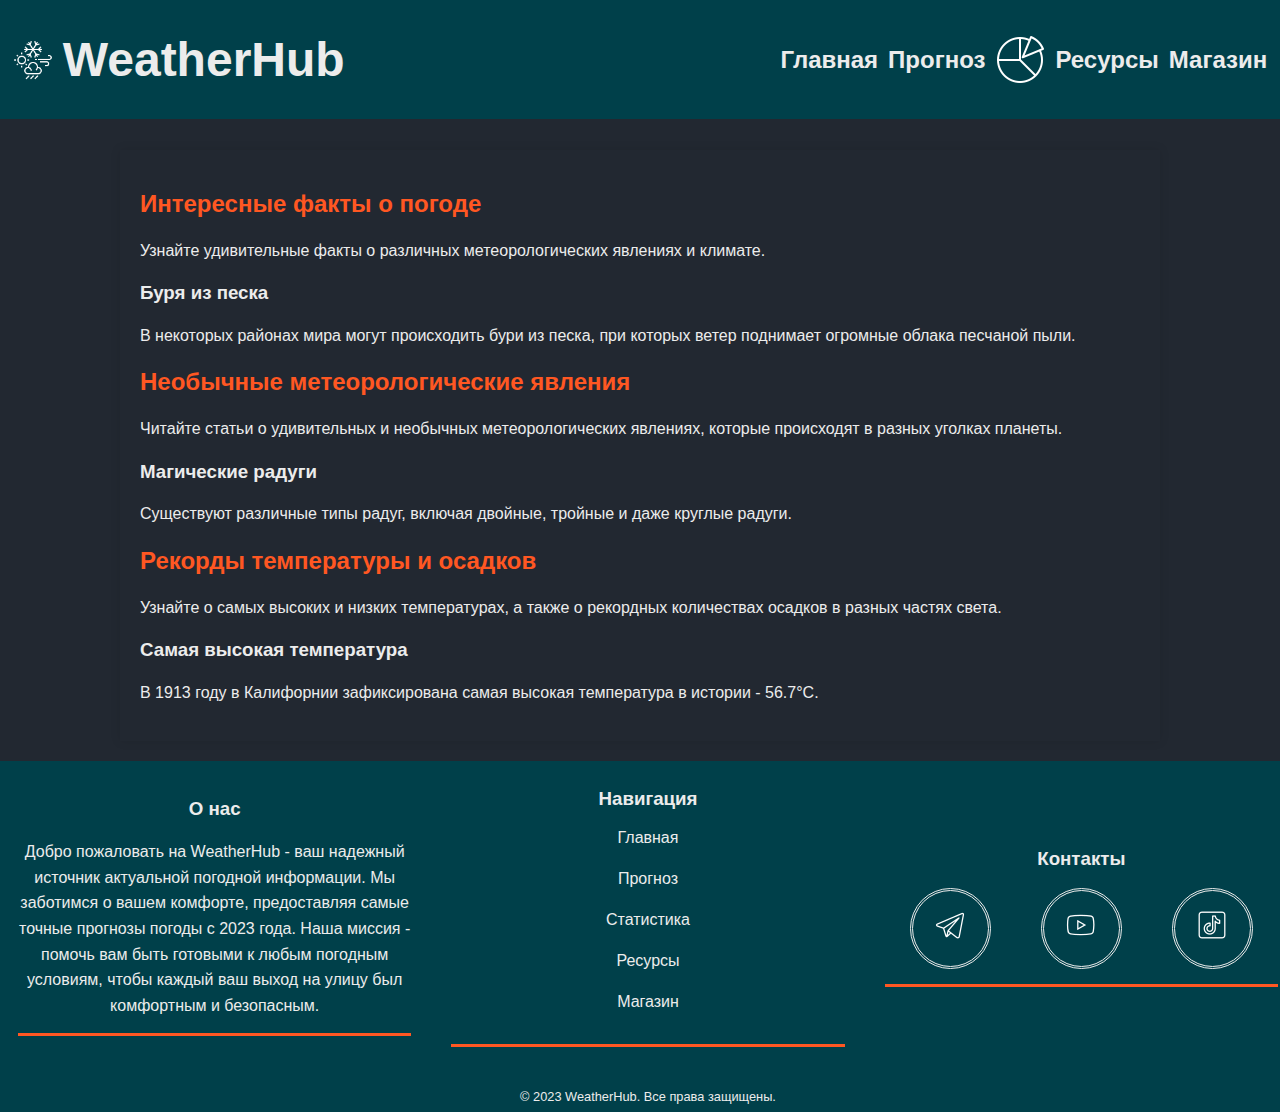
<file: stats.html>
<!DOCTYPE html>
<html lang="en">

<head>
    <meta charset="UTF-8">
    <meta name="viewport" content="width=device-width, initial-scale=1.0">
    <title>WeatherHub - ваш источник погоды</title>
    <link rel="icon" href="images/menu icons/logo-white.png" sizes="any">
    <link rel="stylesheet" href="styles/global.css">
    <link rel="stylesheet" href="styles/header.css">
    <link rel="stylesheet" href="styles/main.css">
    <link rel="stylesheet" href="styles/footer.css">
    <link rel="stylesheet" href="styles/form.css">
    <link rel="stylesheet" href="styles/animations.css">
</head>

<body>
    <header>
        <div class="logo">
            <img src="images/menu icons/logo-white.png" alt="Логотип">
            <h1>WeatherHub</h1>
        </div>
        <nav class="pc-menu">
            <a href="index.html">Главная</a>
            <a href="weather.html">Прогноз</a>
            <a href="stats.html" class="nav-link" data-image="stats">
                <img class="nav-icon" src="images/menu icons/stats.png" alt="Статистика">
            </a>
            <a href="resourses.html">Ресурсы</a>
            <a href="shop.html">Магазин</a>
        </nav>
        <div class="mobile-menu">
            <input type="checkbox" id="menu-toggle" class="menu-toggle">
            <label for="menu-toggle" class="burger-icon"><span></span></label>
            <div class="menu-items">
                <p><a href="index.html" class="head-a">Главная</a></p>
                <p><a href="weather.html" class="head-a">Прогноз</a></p>
                <a href="stats.html" class="nav-link" data-image="stats">
                    <img class="nav-icon" src="images/menu icons/stats.png" alt="Статистика">
                </a>
                <p><a href="resourses.html" class="head-a">Ресурсы</a></p>
                <p><a href="shop.html" class="head-a">Магазин</a></p>
            </div>
        </div>
    </header>
    <main id="main">
        <!-- Раздел с интересными фактами -->
        <section id="interesting-facts">
            <h2>Интересные факты о погоде</h2>
            <p>Узнайте удивительные факты о различных метеорологических явлениях и климате.</p>

            <!-- Пример факта -->
            <div class="fact">
                <h3>Буря из песка</h3>
                <p>В некоторых районах мира могут происходить бури из песка, при которых ветер поднимает огромные облака песчаной пыли.</p>
            </div>

            <!-- Добавьте еще несколько фактов по аналогии с примером выше -->

        </section>

        <!-- Раздел с необычными метеорологическими явлениями -->
        <section id="unusual-weather">
            <h2>Необычные метеорологические явления</h2>
            <p>Читайте статьи о удивительных и необычных метеорологических явлениях, которые происходят в разных уголках планеты.</p>

            <!-- Пример статьи -->
            <div class="article">
                <h3>Магические радуги</h3>
                <p>Существуют различные типы радуг, включая двойные, тройные и даже круглые радуги.</p>
            </div>

            <!-- Добавьте еще несколько статей по аналогии с примером выше -->

        </section>

        <!-- Раздел с рекордами температуры и осадков -->
        <section id="temperature-records">
            <h2>Рекорды температуры и осадков</h2>
            <p>Узнайте о самых высоких и низких температурах, а также о рекордных количествах осадков в разных частях света.</p>

            <!-- Пример рекорда -->
            <div class="record">
                <h3>Самая высокая температура</h3>
                <p>В 1913 году в Калифорнии зафиксирована самая высокая температура в истории - 56.7°C.</p>
            </div>

            <!-- Добавьте еще несколько рекордов по аналогии с примером выше -->

        </section>
    </main>

    <footer>
        <div class="footer-item information">
            <h3>О нас</h3>
            <p>Добро пожаловать на WeatherHub - ваш надежный источник актуальной погодной информации. Мы заботимся о вашем комфорте, предоставляя самые точные прогнозы погоды с 2023 года. Наша миссия - помочь вам быть готовыми к любым погодным условиям, чтобы каждый ваш выход на улицу был комфортным и безопасным.</p>
        </div>

        <div class="footer-item navigation">
            <h3>Навигация</h3>
            <a href="index.html">Главная</a><br>
            <a href="weather.html">Прогноз</a><br>
            <a href="stats.html">Статистика</a><br>
            <a href="resourses.html">Ресурсы</a><br>
            <a href="shop.html">Магазин</a><br>
        </div>

        <div class="footer-item contacts">
            <h3>Контакты</h3>
            <div id="social-media">
                <a href="#" class="sm-button tg">
                    <img src="images/sm-icons/tg.png" alt="Telegram">
                </a>
                <a href="#" class="sm-button youtube">
                    <img src="images/sm-icons/yt.png" alt="YouTube">
                </a>
                <a href="#" class="sm-button inst">
                    <img src="images/sm-icons/tt.png" alt="Instagram">
                </a>
            </div>
        </div>
        <div class="copyright">&copy; 2023 WeatherHub. Все права защищены.</div>
    </footer>
    <script src="script.js"></script>
</body>

</html>
</file>
<file: styles/global.css>
/* Общие стили */

:root {
    --main-bg-color: #222831;
    --accent-color: #ff5722;
    --text-color: #ececec;
    --header-bg-color: #00404a;
    --font-headers: 'Oswald', sans-serif;
    --font-text: 'Nunito', sans-serif;
    --font-accent: 'Dancing Script', cursive;
}

body {
    font-family: var(--font-text);
    margin: 0;
    padding: 0;
    background-color: var(--main-bg-color);
    color: var(--text-color);
}


header nav a,
.footer-item a,
.footer-item a:hover {
    color: var(--text-color); 
}

a {
    color: #3498db;
    text-decoration: none;
    transition: color 0.3s ease-in-out; 
}

a:hover {
    color: #e74c3c; 
}

@media only screen and (max-width: 767px) {
    body {
        width: 95%;
    }

}
</file>
<file: styles/header.css>
/* Стили для header */

header {
    position: fixed;
    width: 100%;
    top: 0;
    z-index: 1000;
    margin: 0 auto;
    background-color: var(--header-bg-color);
    font-size: 1.5em;
    font-family: var(--font-headers);
    display: flex;
    justify-content: space-between;
    align-items: center;
}

.logo {
    margin-left: 1%;
    display: flex;
    align-items: center;
}

.logo img {
    max-height: 40px;
    margin-right: 10px;
}

nav {
    margin-right: 1%;
    display: flex;
    gap: 10px;
}

nav a {
    color: var(--text-color);
    text-decoration: none;
    font-weight: bold;
    transition: color 0.3s ease-in-out;
}

nav a:hover {
    color: var(--accent-color);
}


nav a:hover::before {
    content: url('images/menu icons/home-cover.png');
    display: block;
    position: absolute;
    width: 100%;
    height: 100%;
    background-size: contain;
    top: 0;
    left: 0;
    z-index: -1;
}
nav a {
    color: var(--text-color);
    text-decoration: none;
    font-weight: bold;
    transition: color 0.3s ease-in-out;
    display: flex;
    align-items: center;
    position: relative; 
}

nav a img {
    vertical-align: middle;
}

nav a img {
    display: block;
    margin: 0 auto;
}


.mobile-menu{
    display: none;
}

.menu-items a {
    color: var(--text-color);
    text-decoration: none;
    font-weight: bold;
    transition: color 0.3s ease-in-out;
    display: flex;
    font-size: 1.5em;
    line-height:normal;
    align-items: center;
    position: relative;
}

.menu-items a:hover {
    color: var(--accent-color);
}

.menu-items a:hover::before {
    content: url('images/menu icons/home-cover.png');
    display: block;
    position: absolute;
    width: 100%;
    height: 100%;
    background-size: contain;
    top: 0;
    left: 0;
    z-index: -1;
}

.menu-items a img {
    vertical-align:middle;
}

.menu-items a img {
    display: block;
    margin: 0 auto;
}

@media screen and (max-width: 768px){ 
    .pc-menu {
        display: none;
    }

    .menu-items {
        display: none;
    }

    .menu-toggle{
        display: none;
    }
    
    .mobile-menu{
        display: block;
    }
   
    .menu-toggle:checked + .burger-icon + .menu-items {
        display: flex;
    }

    .menu-items {
        display: none;
        position: fixed;
        top: -25px;
        left: 0;
        width: 100%;
        height: 120%;
        background-color: var(--header-bg-color);
        flex-direction:column;
        align-items: center;
        justify-content:center;
        z-index: -1;
    }
    
    .burger-icon {
        position: fixed;
        top: 6%;
        right:0%;
        width: 30px;
        height: 30px;
        cursor: pointer;
    }

    .burger-icon span {
        content: '';
        position: absolute;
        width: 30px;
        height: 3px;
        background-color: rgb(255, 255, 255);
        top: 50%;
        transition: opacity 1s ease-in-out;
        opacity: 1;
    }

    .menu-toggle:checked + .burger-icon span {
        opacity: 0;
    }
    
    .burger-icon::before,
    .burger-icon::after {
        content: '';
        position: absolute;
        width: 30px;
        height: 3px;
        background-color: rgb(255, 255, 255);
        top: 50%;
        transition: all 1s ease-in-out;
    }

    .burger-icon::before {
        top: 90%;
    }

    .burger-icon::after {
        top: 10%;
    }
    

    .menu-toggle:checked + .burger-icon::before {
        transform: rotate(45deg) translateY(-300%) translateX(-25%);
        background-color: var(--accent-color);
    }

    .menu-toggle:checked + .burger-icon::after {
        transform: rotate(-45deg) translateY(300%) translateX(-25%);
        background-color: var(--accent-color);
    }

}
</file>
<file: styles/main.css>
/* Стили для main */

main {
    max-width: 1000px;
    margin: 150px auto 20px;
    padding: 20px;
    background-color: var(--main-bg-color);
    box-shadow: 0 0 10px rgba(0, 0, 0, 0.1);
}

h2, main h1 {
    color: var(--accent-color);
    font-family: var(--font-headers);
}

main h1 {
    font-size:xx-large;
}

p {
    line-height: 1.6;
}

.weather-icon {
    max-width: 100px;
    display: block;
    margin: 20px auto;
}

#cityForm {
    text-align: center;
    margin-top: 20px;
}

label {
    font-size: 18px;
    margin-right: 10px;
}

#cities {
    padding: 8px;
    font-size: 16px;
    border: 1px solid #ccc;
    border-radius: 5px;
    margin-right: 10px;
}

#cities:focus {
    outline: none;
    border-color: #4CAF50;
}

input[type="button"] {
    padding: 10px 20px;
    font-size: 16px;
    background-color: #4CAF50;
    color: #fff;
    border: none;
    border-radius: 5px;
    cursor: pointer;
}

input[type="button"]:hover {
    background-color: #45a049;
}

#weatherContainer {
    display: none;
}

.video {
    width: 95%;  
    height: 25em;
    margin: 1%;
    display: flex;
    flex-direction: column;
    transition : 0.3s ease-in-out;
    border-radius : 15px;
}

.video:hover {
    height: 25em;  
    box-shadow : 0 5px 20px;
}

.video-video iframe {
    width: 100%;
    height: 25em;
}

.video-sign { 
    background-color: black;
    color: white;
    padding: 3%;
    border-radius: 5%;
    text-align: center;
    visibility : hidden;
    opacity : 0;
    transition : 0.4s ease-out;
}

.video:hover .video-sign {
    margin: -20% 5%;
    visibility : visible;
    opacity : 1;
    transition-delay: 0.3s;
}




.tips-list {
    list-style-type: none;
    padding: 0;
}

.tips-list li {
    margin-bottom: 10px;
    padding-left: 20px;
    position: relative;
}

.tips-list li:before {
    content: "•"; 
    color: var(--accent-color);
    font-size: 1.2em;
    position: absolute;
    left: 0;
}

.gallery {
    display: flex;
    flex-wrap: wrap;
    justify-content: center;
}

.gallery-img {
    margin: 5px;
    overflow: hidden;
    border: 2px solid gray;
    border-radius: 8px;
    max-width: 30%;
    width: 100%;
    height: auto;
    transition: transform 0.3s ease-in-out, box-shadow 0.3s ease-in-out, border-color 0.5s ease-in-out;
}

.gallery-img:hover {
    transform: scale(1.05);
    box-shadow: 0 0 10px rgba(0, 0, 0, 0.3);
    border-color: var(--accent-color);
}

.weather-image img {
    max-width: 100%;
    height: auto;
    border-radius: 8px;
    box-shadow: 0 4px 8px rgba(0, 0, 0, 0.1);
}

#head-scroll {
    opacity: 0;
    -webkit-transform: translateY(100px);
            transform: translateY(100px);
    -webkit-transition: opacity 1.5s, -webkit-transform 1.5s;
    transition: opacity 1.5s, -webkit-transform 1.5s;
    transition: opacity 1.5s, transform 1.5s;
    transition: opacity 1.5s, transform 1.5s, -webkit-transform 1.5s;
}

#space-bar::after {
    top:100%;
    position: relative;
    content: "";
    width: 100%;
    height: 1px;
    background-color: var(--accent-color);
    display: block;
    margin: 10px 0;
}

.fact img,
.article img,
.record img {
    width: 70%;
    height: auto;
    margin: 20px 0;
    display: block;
    margin-left: auto;
    margin-right: auto;
}


@media only screen and (max-width: 767px) {
    main {
        margin-top: 100px; 
    }

    h2, main h1 {
        font-size: 1.5rem;
    }

    p {
        font-size: 16px;
    }

  

    .gallery-img {
        max-width: 100%; 
    }

}
</file>
<file: styles/footer.css>
/* Стили для footer */

footer {
    background-color: var(--header-bg-color);
    text-align: center;
    padding: 0.5em;
    width: 100%;
    display: flex;
    flex-direction: column;
    align-items: center;
    gap: 10px;
    z-index: 10000;
}

.footer-row {
    display: flex;
    justify-content: space-around;
    width: 100%;
}

.footer-item {
    flex: 1;
    margin: 0 10px;
    position: relative;
    transition: color 0.3s ease-in-out;
}

.footer-item.navigation a {
    color: var(--text-color);
    text-decoration: none;
    display: block;
    margin-bottom: 5px;
    transition: color 0.3s ease-in-out;
}

.footer-item.navigation a:hover {
    color: var(--accent-color);
}

.footer-item::before {
    top: 100%;
    position: absolute;
    content: "";
    width: 100%;
    height: 3px;
    background-color: var(--accent-color);
    display: block;
    margin: 10px 0;
    transition: width 0.3s;
}

.footer-item:hover::before {
    width: 50%;
}

.footer-item h3 {
    color: var(--text-color);
    font-family: var(--font-headers);
}

.footer-item p, .footer-item a {
    color: var(--text-color);
    text-decoration: none;
    display: block;
    margin-bottom: 5px;
}

.footer-item a:hover {
    color: var(--accent-color);
}

#social-media {
    display: flex;
    flex-direction: row;
    justify-content: space-around;
    align-items: center;
    flex-wrap: wrap;
    bottom: 5%;
}

.sm-button {
    display: flex;
    align-items: center;
    justify-content: center;
    width: 75px;
    height: 75px;
    border-radius: 50%;
    border-style: double;
    position: relative;
    cursor: crosshair;
    overflow: hidden;
    transition: 0.7s;
    line-height: 90px; 
    font-weight: bold;
}
.sm-button::before {
    content: "";
    position: absolute;
    right: 0;
    top: 0;
    width: 75px;
    height: 75px;
    border-radius: 50%;
    background: linear-gradient(#ED4264, #FFEDBC);
    opacity: 0;
    transition: opacity 0.3s, transform 0.7s;
    transform: scaleY(0);
    transform-origin: bottom;
}
.sm-button:hover {
    animation: background-in 1s;
}

.sm-button:hover::before {
    opacity: 1;
    transform: scaleY(1);
    transform-origin: top;
}
.sm-button img {
    z-index: 1; 
    position: relative;
    transition: all 1s ease-in-out ;
}

.sm-button:hover img {
    filter: invert(100%);
}


.copyright {
    color: var(--text-color);
    font-size: 0.8em;
}

.footer-item.navigation a {
    color: var(--text-color);
    text-decoration: none;
    display: block;
    margin-bottom: 5px;
    transition: color 0.3s ease-in-out;
}

.footer-item.navigation a:hover {
    color: var(--accent-color); 
}


footer {
    display: grid;
    grid-template-columns: repeat(3, 1fr);
    grid-template-areas: 
    "c1 c2 c3"
    "c4 c4 c4";
    gap: 5px 20px ;
}

.information{
    grid-area: c1;
}
.navigation{
    grid-area: c2;
}
.contacts{
    grid-area: c3;
}
.copyright{
    margin-top: 50px;
    grid-area: c4;
    text-align: center;
}

@media only screen and (max-width: 600px) {
    footer {
        grid-template-columns: 1fr; 
        grid-template-areas: 
        "c1"
        "c2"
        "c3"
        "c4";
        width: 102%;
    }

    .footer-item {
        margin: 10px 0; 
    }
}
</file>
<file: styles/form.css>
/*form*/
.form-section {
    margin: 0;
    padding: 0;
    box-sizing: border-box;
    display: flex;
    justify-content: center;
    align-items: center;
    min-height: 80vh;
}

.boxx {
    position: relative;
}

.boxx .square {
    position: absolute;
    backdrop-filter: blur(5px);
    box-shadow: 0 25px 45px rgba(94, 94, 94, 0.1);
    border: 1px solid rgba(119, 119, 119, 0.1);;
    border-right: 1px solid rgba(121, 121, 121, 0.1);
    border-bottom: 1px solid rgba(173, 172, 172, 0.1);
    background: rgba(255, 255, 255, 0.1);
    border-radius: 10px;
    animation: translate 10s linear infinite;
    animation-delay: calc(-5s / 3);
}

.boxx .square:nth-child(1) {
    top: -50px;
    right: -60px;
    width: 100px;
    height: 100px;
}

.boxx .square:nth-child(2) {
    top: 150px;
    left: -100px;
    width: 120px;
    height: 120px;
}

.boxx .square:nth-child(3) {
    bottom: 50px;
    right: -60px;
    width: 80px;
    height: 80px;
}

.boxx .square:nth-child(4) {
    bottom: -80px;
    left: 100px;
    width: 50px;
    height: 50px;
}

.boxx .square:nth-child(5) {
    top: -80px;
    left: 140px;
    width: 60px;
    height: 60px;
}

.form-container {
    position: relative;
    width: 100%;
    min-height: 400px;
    background: rgba(102, 102, 102, 0.1);
    border-radius: 10px;
    display: flex;
    justify-content: center;
    align-items: center;
    backdrop-filter: blur(5px);
    box-shadow: 0 25px 45px rgba(0, 0, 0, 0.1);
    border: 1px solid rgba(40, 40, 40, 0.1);
    border-right: 1px solid rgba(40, 40, 40, 0.1);
    border-bottom: 1px solid rgba(40, 40, 40, 0.1);
}

.form {
    position: relative;
    width: 100%;
    height: 100%;
    padding: 40px;
}

.form h2 {
    position: relative;
    color: var(--accent-color);
    font-size: 1.5rem;
    font-weight: 600;
    letter-spacing: 1px;
    margin-bottom: 50px;
}

.form h2::before {
    content: '';
    position: absolute;
    left: 0;
    bottom: -10px;
    width: 80px;
    height: 4px;
    background: var(--text-color);
}

.form .input-box {
    width: 80%;
    margin-top: 20px;
}

.form .input-box input::placeholder {
    color: black;
}

.form .input-box input {
    width: 100%;
    background: rgba(255, 255, 255, 0.5);
    border: none;
    outline: none;
    padding: 10px 20px;
    border-radius: 35px;
    border: 1px solid rgba(60, 60, 60, 0.1);
    border-right: 1px solid rgba(60, 60, 60, 0.1);
    border-bottom: 1px solid rgba(60, 60, 60, 0.1);
    font-size: x-large;
    font-weight: 500;
    letter-spacing: 1px;
    color: rgba(25, 25, 25, 0.8);
    box-shadow: 0 5px 15px rgba(0, 0, 0, 0.05);
}

.form .input-box input[type="submit"] {
    background: #fff;
    color: var(--accent-color);
    max-width: 200px;
    cursor: pointer;
    margin-bottom: 20px;
    font-weight: 200;
}


@media screen and (max-width: 768px){ 
    .form-section {
        width: 90%;
    }
}
</file>
<file: styles/animations.css>
@keyframes translate {

    0%,
    100% {
        transform: translateY(-40px);
    }

    50% {
        transform: translateY(40px);
    }

}
</file>
<file: styles/color-cards.css>
#color-cards {
    margin: 0;
	padding: 0;
	box-sizing: border-box;
	display: flex;
	justify-content: center;
    flex-wrap: wrap;
}

#color-cards .color-card {
    cursor:cell;
	position: relative;
	width: 15rem;
	height: 27rem;
	background: #fff;
	margin: 40px;
	border-radius: 20px;
	overflow: hidden;
	transition: 0.5s;
}

#color-cards:has(.color-card:hover) > .color-card {
	filter: blur(20px);
	transform: scale(0.95);
	opacity: 0.5;
}

#color-cards .color-card:hover {
	filter: blur(0px) !important;
	transform: scale(1.05) !important;
	opacity: 1 !important;
}

#color-cards .color-card .color-card-circle {
	position: relative;
    top: -15%;
    left: -12%;
	width: 100%;
	height: 100%;
	background: #000;
	clip-path: circle(180px at center 0);
	text-align: center;
	color: #fff;
	font-size: 4.5em;
	padding: 30px;
}

#color-cards .color-card .color-card-content {
	position: absolute;
	bottom: 20px;
	padding: 0 35px;
	text-align: center;
}

#color-cards .color-card .color-card-content p {
	color: #666;
}

#color-cards .color-card .color-card-content button {
	position: relative;
	display: inline-block;
	padding: 10px 20px;
	background: #000;
	color: #fff;
	border-radius: 40px;
	text-decoration: none;
	margin-top: 20px;
	border: none;
	font-size: 1rem;
}

#color-cards .color-card:nth-child(1) .color-card-circle,
#color-cards .color-card:nth-child(1) .color-card-content button {
	background: darkgoldenrod;
}

#color-cards .color-card:nth-child(2) .color-card-circle,
#color-cards .color-card:nth-child(2) .color-card-content button {
	background: red;
}

#color-cards .color-card:nth-child(3) .color-card-circle,
#color-cards .color-card:nth-child(3) .color-card-content button {
    background: purple;
}
</file>
<file: styles/ray-cards.css>
/*rays cards*/

#ray-cards {
	display: flex;
    flex-direction: row;
    justify-content: space-between;
    align-items: center;
    flex-wrap: wrap;
    margin-top: -5%;
    margin-left: 10%;
    transition: all 0.3s ease-in-out;
}

#ray-cards .ray-card {
    cursor:crosshair;
	display: flex;
	flex-direction: column;
	width: 15rem;
    height: 30rem;
    margin: 5em 1em;
	background: #273746;
	color: white;
	overflow: auto;
	text-align: center;
	position: relative;
	overflow: hidden;
	border-radius: 1rem;
	transition: 1s;
}

#ray-cards .ray-card h2 {
	font-size: large;
	margin-top: 3rem;
	padding: 1rem 1rem 0.25rem;
	z-index: 2;
}

#ray-cards .ray-card h1 {
	position: absolute;
	top: 7rem;
	right: 1.5rem;
	color: #1F51FF;
	font-size: 4rem;
	font-weight: bold;
	opacity: 0;
	transition: 1s;
	z-index: 2;
}

#ray-cards .ray-card:hover h1 {
	opacity: 1;
	top: 0rem;
}

#ray-cards .ray-card p {
	padding: 0 1rem 1rem;
	z-index: 2;
}

#ray-cards .ray-card button {
	padding: 0.5rem 2rem;
	margin: 0 3rem 5rem;
	background: white;
	color: #273746;
	border: none;
	font-size: normal;
	font-weight: bold;
	z-index: 2;
}

#ray-cards .ray-card::before {
	content: "";
	position: absolute;
	width: 9rem;
	left: 4.5rem;
	top: -50%;
	height: 200%;
	background: transparent;
	animation: rotate 4s linear infinite;
	transition: 0.5s ease-out;
}

#ray-cards:has(.ray-card:hover) > .ray-card {
	opacity: 0.5;
}

#ray-cards .ray-card:hover {
	opacity: 1 !important;
}

#ray-cards .ray-card:hover::before {
	background: linear-gradient(90deg, #1F51FF, #000080);
}

#ray-cards .ray-card::after {
	content: "";
	position: absolute;
	background: #273746;
	inset: 5px;
	border-radius: 1rem;
}

@keyframes rotate {
	from {
		transform: rotate(0deg);
	}

	to {
		transform: rotate(360deg);
	}
}
</file>
<file: styles/shop.css>
.product-container {
    display: flex;
    flex-wrap:wrap;
    justify-content: space-around;
}

.product-item {
    flex: 0 0 calc(33.3333% - 20px); 
    background-color: #333;
    border: 1px solid #555;
    border-radius: 8px;
    padding: 10px;
    margin: 10px;
    overflow: hidden;
    position: relative;
    transition: transform 0.3s ease-in-out;
}

.shop-title {
    color: var(--accent-color)
}

.product-item:hover {
    transform: scale(1.05);
}

.product-item img {
    max-width: 100%;
    height: auto;
    border-radius: 4px;
    transition: opacity 0.3s ease-in-out;
}

.product-item:hover img {
    opacity: 0.9;
}

.product-info {
    text-align: center;
}

.product-title {
    font-size: 1.2em;
    color: var(--text-color);
    margin-bottom: 8px;
}

.product-price {
    font-size: 1em;
    color: var(--accent-color);
}


.cart-button {
    background-color: var(--accent-color);
    color: var(--text-color);
    border: none;
    padding: 10px 15px;
    border-radius: 4px;
    cursor: pointer;
    transition: background-color 0.3s ease-in-out, color 0.3s ease-in-out, transform 0.2s ease-in-out;
}

.cart-button:hover {
    background-color: #222;
    color: #fff;
    transform: scale(1.05);
}


.category-title {
    color: var(--accent-color);
    font-family: var(--font-headers);
    margin-bottom: 20px;
    text-align:left;
}


.container {
    display: flex;
}



.content {
    flex-grow: 1;
    padding: 20px;
}



@media screen and (max-width: 768px) {
    .product-container {
        display: flex;
        flex-direction: column;
    }

    .product-item {
        margin-bottom: 20px;
    }
}
</file>
<file: styles/sidebar.css>
/* Стили для сайдбара */

.menu-title {
    font-size: 1.2em;
    margin-bottom: 10px;
}

.category-menu ul {
    list-style-type: none;
    padding: 0;
}

.category-menu a {
    color: #ececec;
    text-decoration: none;
    display: block;
    margin-bottom: 10px;
    transition: color 0.3s ease-in-out;
}

.category-menu a:hover {
    color: #ff5722;
}




.sorting-section,
.price-filter-section {
    margin-top: 20px;
}

label {
    display: block;
    margin-bottom: 5px;
}



#min-price,
#max-price,
#min-price-aside,
#max-price-aside {
    width: 100%;
    padding: 5px;
    margin-bottom: 10px;
    box-sizing: border-box; 
}



.sidebar {
    z-index: 1;
    width: 250px;
    background-color: var(--header-bg-color);
    color: #ececec;
    padding: 20px;
    position: fixed;
    top: 80px; 
}

#sorting-header,
#sorting-aside {
    width: 100%;
    padding: 8px;
    box-sizing: border-box;
    font-size: 1em;
    border: 1px solid #ccc;
    border-radius: 4px;
}


:target::before {
    content: "";
    display: block;
    height: 150px;
    margin-top: -100px;
}

#filter-button,#filter-button-aside  {
    background-color: #ff5722;
    color: #fff;
    border: none;
    padding: 10px 15px;
    cursor: pointer;
    border-radius: 5px;
    font-size: 1em;
    transition: background-color 0.3s ease-in-out;
    animation-duration: 0.3s; 
}

#filter-button:hover, #filter-button-aside:hover {
    animation-name: fillHover; 
    animation-fill-mode: forwards; 
}

#filter-button:active, #filter-button-aside:active {
    animation-name: pressAnimation; 
}

@keyframes fillHover {
    to {
        background-color: #d84315;
    }
}

@keyframes pressAnimation {
    0% {
        transform: scale(1);
    }
    50% {
        transform: scale(0.9);
    }
    100% {
        transform: scale(1);
    }
}

@media screen and (max-width: 768px) {
    .sidebar {
        display: none;
    }
}




.price-filter-section label,
.price-filter-section input {
    display: inline-block; 
    margin-bottom: 10px;
}



.price-filter-section label {
    margin-right: 10px;
}

#min-price-aside,
#max-price-aside {
    width: calc(50% - 5px);
    padding: 8px;
    box-sizing: border-box;
    font-size: 1em;
    border: 1px solid #ccc;
    border-radius: 4px;
    margin-bottom: 10px;
}


.price-filter-section input {
    width: calc(50% - 5px); 
    padding: 8px;
    box-sizing: border-box;
    font-size: 1em;
    border: 1px solid #ccc;
    border-radius: 4px;
    margin-bottom: 10px;
}

#min-price,
#max-price {
    width: calc(50% - 5px); 
    padding: 8px;
    box-sizing: border-box;
    font-size: 1em;
    border: 1px solid #ccc;
    border-radius: 4px;
    margin-bottom: 10px;
}




.sorting-section-mobile,
.price-filter-section {
    text-align: center; 
}

.sorting-section-mobile a,
.price-filter-section a {
    color: var(--text-color);
    text-decoration: none;
    font-weight: bold;
    transition: color 0.3s ease-in-out;
    display: block;
    font-size: 1em;
    margin-bottom: 10px;
}

.sorting-section-mobile a:hover,
.price-filter-section a:hover {
    color: var(--accent-color);
}

.sorting-section-mobile a:hover::before,
.price-filter-section a:hover::before {
    content: url('images/menu icons/home-cover.png');
    display: block;
    position: absolute;
    width: 100%;
    height: 100%;
    background-size: contain;
    top: 0;
    left: 0;
    z-index: 1;
}

.price-filter-section .filter-row {
    display: flex;
    align-items: center;
    margin-bottom: 10px;
    margin-left: 10%;
}

.price-filter-section .filter-row label,
.price-filter-section .filter-row input {
    display: inline-block;
    vertical-align: middle;
    margin-right: 10px; 
}

#min-price-aside,
#max-price--aside {
    width: calc(50% - 5px);
    padding: 8px;
    box-sizing: border-box;
    font-size: 1em;
    border: 1px solid #ccc;
    border-radius: 4px;
    margin-bottom: 10px;
}
</file>
<file: styles/cart.css>
#cart {
    position:fixed;
    bottom: 40%;
    right: 2%;
}

#cart-products{
    border: 1px solid #ccc;
    padding: 10px;
    margin-bottom: 10px;
}

.cart-btn {
    cursor: pointer;
    background-color: #4CAF50;
    color: whitesmoke;
    padding: 16px;
    font-size: 16px;
    border-radius: 1000px;
    border: none;
    position: relative;
    overflow: hidden;
    transition: background-color 0.3s ease-in-out;
}

.cart-btn > img {
    width: 2em;
    height: 2em;
}

.cart {
    position: relative;
    display: inline-block;
}

.cart-container {
    display: none;
    position: absolute;
    background-color: whitesmoke;
    width: 1000%;
    height: 1000%;
    box-shadow: 0px 8px 16px 0px;
    z-index: 1;
    transition: opacity 0.3s ease-in-out;
    opacity: 0;
    transform: translateY(-10px);
    pointer-events: none;
}

.cart-container  a {
    color: black;
    padding: 4% 3%;
    text-decoration: none;
    display: block;
}

.cart-container  a:hover {
    background-color: whitesmoke;
}

.cart:hover .cart-container  {
    display: block;
    opacity: 1;
    transform: translateY(0);
    pointer-events: auto;
}

.cart:hover .cart-btn {
    background-color: #4CAF50;
}

.cart-btn::before {
    content: "";
    position: absolute;
    top: 0;
    left: 0;
    width: 100%;
    height: 100%;
    background-color: rgba(0, 0, 0, 0.1);
    transform: scaleX(0);
    transform-origin: right;
    transition: transform 0.3s ease-in-out;
}

.cart-btn:hover::before {
    transform: scaleX(1);
    transform-origin: left;
}

.popup .overlay{
    position: fixed;
    top: 0px;
    left: 0px;
    width: 1000vw;
    height: 1000vw;
    background: rgba(144, 144, 144, 0.269);
    z-index: 1;
    display: none;
}

.popup.active .overlay{
    display: block;
}

.popup.active .content{
    transition: all 0.3s ease-in-out;
    transform: translate(-50%, -50%) scale(1);
}

.popup .content {
    position: fixed;
    top: 50%;
    left: 50%;
    transform: translate(-50%, -50%) scale(0);
    background: whitesmoke;
    width:50%;
    height: 65%;
    z-index: 2;
    text-align: center;
    padding:5px;
    box-sizing: border-box;
}

#order-message {
    font-size: 24px; 
    font-weight: bold; 
    text-align: center;
    margin-top: 20px; 
}
#cart-summary {
    display: flex;
    flex-direction: column;
    align-items: center;
}

#cart-info {
    text-align: center;
}

#order-button {
    margin-top: 10px; 
}



.popup .btn-close{
    cursor: pointer;
    position: absolute;
    right: 20px;
    top: 20px;
}

.popup p{
    color: black;
}



.cart-item {
    display: flex;
    border: 1px solid #ccc;
    margin-bottom: 10px;
    padding-right: 400px;
}

.item-thumbnail {
    width: 50px;
    height: 50px;
    margin-right: 10px;
}

.item-name {
    flex-grow: 1;
    font-weight: bold;
}

.item-quantity {
    display: flex;
    align-items: center;
    margin-right: 10px;
}

.item-quantity button {
    background-color: #4CAF50;
    color: whitesmoke;
    border: none;
    padding: 5px 8px;
    cursor: pointer;
}

.item-total-price {
    font-weight: bold;
}

#order-button {
    background-color: #4CAF50;
    color: #fff;
    padding: 10px 20px;
    font-size: 16px;
    border: none;
    border-radius: 5px;
    cursor: pointer;
    transition: background-color 0.3s ease-in-out, transform 0.2s ease-in-out;
}

#order-button:hover {
    background-color: #45a049;
}

#order-button:active {
    transform: scale(0.95);
}


.item-quantity-number {
    margin: 0 5px;
    color: black;
    font-weight: bold;
}


.item-quantity {
    display: flex;
    align-items: center;
    margin-right: 10px;
}

.item-quantity button {
    background-color: #4CAF50;
    color: whitesmoke;
    border: none;
    padding: 5px 8px;
    cursor: pointer;
}

.item-quantity button:hover {
    background-color: #45a049;
}

.item-quantity span {
    margin: 0 5px;
    color: black;
    font-weight: bold;
}

#cart-content {
    max-height: 50%; 
    overflow-y: auto; 
}

@media screen and (max-width: 768px) {
    
    .popup .content {
        width: 90%;
    }

   
    #order-button {
        font-size: 14px; 
        margin-top: 5px; 
    }
}
</file>
